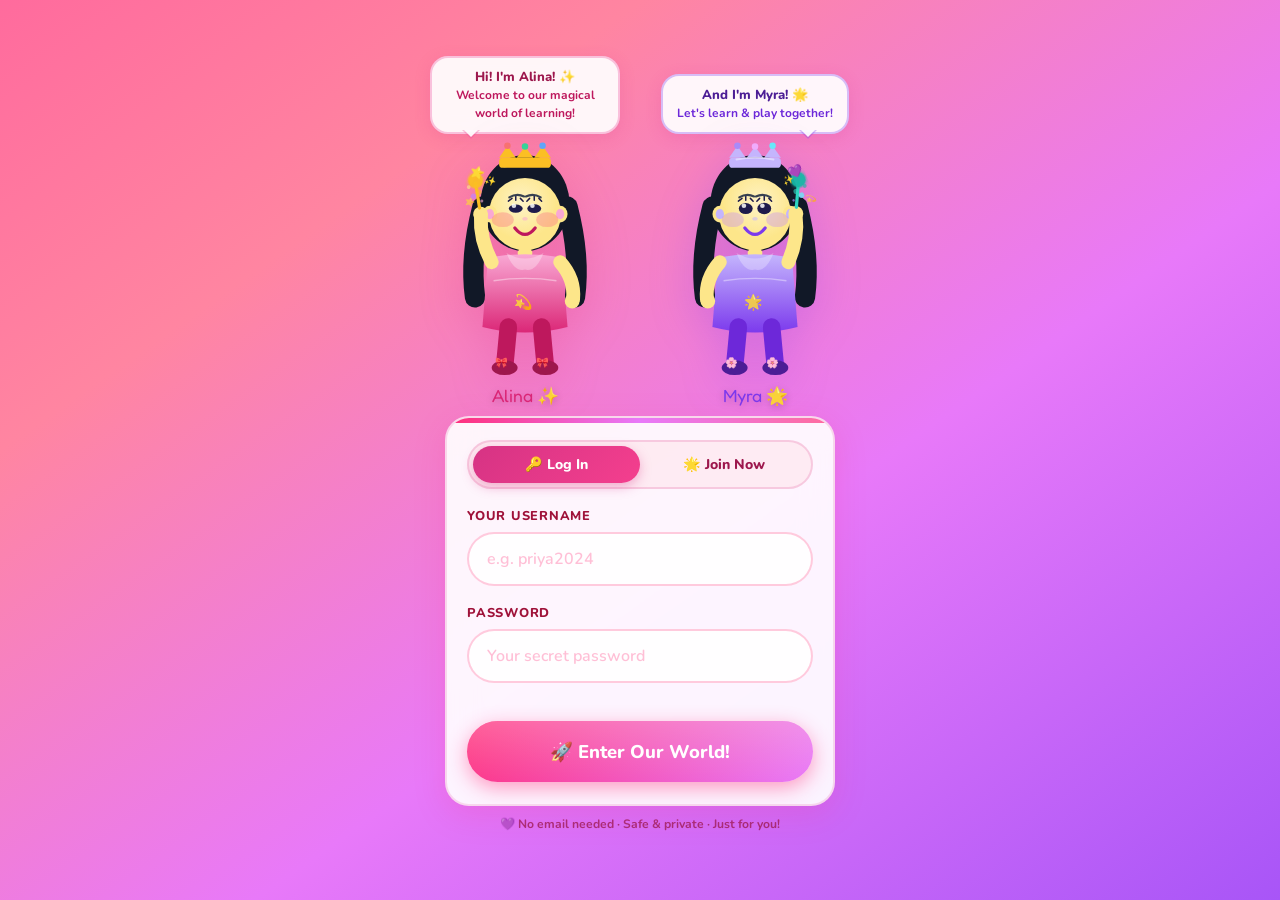
<file: index.html>
<!doctype html>
<html lang="en">
<head>
  <meta charset="utf-8"/>
  <meta name="viewport" content="width=device-width, initial-scale=1"/>
  <title>Kids Play ✨ — Alina & Myra's Magical World</title>
  <link rel="preconnect" href="https://fonts.googleapis.com"/>
  <link href="https://fonts.googleapis.com/css2?family=Fredoka+One&family=Nunito:wght@400;600;700;800;900&display=swap" rel="stylesheet"/>
  <link rel="stylesheet" href="css/style.css"/>
  <style>
    /* Rain */
    .rain-wrap { position:fixed; inset:0; pointer-events:none; z-index:0; overflow:hidden; }
    .rdrop { position:absolute; border-radius:0 0 3px 3px; animation:rfall linear infinite; top:-30px; }
    @keyframes rfall { 0%{transform:translateY(0) rotate(10deg);opacity:0} 8%{opacity:1} 92%{opacity:.8} 100%{transform:translateY(110vh) rotate(10deg);opacity:0} }

    /* Page */
    .luna-page { min-height:100vh; display:flex; flex-direction:column; align-items:center; justify-content:center; padding:16px 12px 28px; position:relative; z-index:1; gap:0; }

    /* Duo section */
    .duo-row { display:flex; align-items:flex-end; justify-content:center; gap:10px; width:100%; max-width:520px; }

    /* Character column */
    .char-col { display:flex; flex-direction:column; align-items:center; gap:0; flex:1; max-width:220px; }

    /* Speech bubble */
    .bubble { background:rgba(255,255,255,0.93); border-radius:18px; padding:10px 14px; font-family:"Nunito",sans-serif; font-size:0.82rem; font-weight:800; max-width:190px; text-align:center; box-shadow:0 4px 16px rgba(214,51,132,0.18); backdrop-filter:blur(8px); position:relative; margin-bottom:6px; animation:bpop 0.6s cubic-bezier(0.34,1.6,0.64,1) both; }
    .bubble-a { border:2.5px solid rgba(236,72,153,0.3); color:#9d174d; animation-delay:0.4s; }
    .bubble-a::after { content:""; position:absolute; bottom:-16px; left:30px; border:9px solid transparent; border-top-color:rgba(236,72,153,0.3); }
    .bubble-a::before { content:""; position:absolute; bottom:-12px; left:32px; border:7px solid transparent; border-top-color:rgba(255,255,255,0.93); z-index:1; }
    .bubble-m { border:2.5px solid rgba(124,58,237,0.3); color:#4c1d95; animation-delay:0.9s; opacity:0; }
    .bubble-m.show { opacity:1; }
    .bubble-m::after { content:""; position:absolute; bottom:-16px; right:30px; border:9px solid transparent; border-top-color:rgba(124,58,237,0.3); }
    .bubble-m::before { content:""; position:absolute; bottom:-12px; right:32px; border:7px solid transparent; border-top-color:rgba(255,255,255,0.93); z-index:1; }
    @keyframes bpop { from{transform:scale(0.4) translateY(8px);opacity:0} to{transform:scale(1) translateY(0);opacity:1} }

    /* Character float */
    .char-float { animation:cfloat 3.2s ease-in-out infinite; filter:drop-shadow(0 10px 20px rgba(214,51,132,0.25)); }
    .char-float-2 { animation:cfloat2 3.6s ease-in-out infinite; filter:drop-shadow(0 10px 20px rgba(124,58,237,0.25)); }
    @keyframes cfloat  { 0%,100%{transform:translateY(0)} 50%{transform:translateY(-13px)} }
    @keyframes cfloat2 { 0%,100%{transform:translateY(-4px)} 50%{transform:translateY(-17px)} }

    /* Name tag */
    .char-name { font-family:"Fredoka One",cursive; font-size:1.1rem; margin-top:2px; }
    .name-a { color:#db2777; }
    .name-m { color:#7c3aed; }

    /* Login card */
    .login-wrap { max-width:390px; width:100%; margin-top:10px; }
    .card { background:rgba(255,255,255,0.92)!important; border:2px solid rgba(214,51,132,0.15)!important; backdrop-filter:blur(16px)!important; padding:22px 20px!important; }
    .login-tabs { display:flex; background:rgba(253,228,236,0.6); border-radius:999px; padding:4px; margin-bottom:18px; border:2px solid rgba(214,51,132,0.18); }
    .login-tab { flex:1; padding:9px; text-align:center; border-radius:999px; font-weight:800; font-size:0.88rem; cursor:pointer; color:#9d174d; transition:all 0.2s; border:none; background:transparent; font-family:"Nunito",sans-serif; }
    .login-tab.active { background:linear-gradient(135deg,#d63384,#f43f8e); color:#fff; box-shadow:0 4px 12px rgba(214,51,132,0.35); }
    .avatar-picker-grid { display:grid; grid-template-columns:repeat(4,1fr); gap:8px; margin:10px 0 14px; }
    .avatar-option { aspect-ratio:1; border-radius:12px; display:flex; flex-direction:column; align-items:center; justify-content:center; gap:3px; cursor:pointer; border:3px solid transparent; transition:all 0.18s; background:rgba(255,255,255,0.8); box-shadow:0 2px 8px rgba(0,0,0,0.07); }
    .avatar-option:hover,.avatar-option.selected { transform:scale(1.08); border-color:#d63384; box-shadow:0 0 0 3px rgba(214,51,132,0.2); }
    .av-emoji { font-size:1.6rem; }
    .av-label { font-size:0.55rem; font-weight:800; color:#9d174d; text-align:center; line-height:1.2; }
    .footer-note { text-align:center; font-size:0.76rem; color:#9d174d; margin-top:10px; font-weight:700; opacity:0.75; }

    @media(max-width:400px) {
      .duo-row { gap:4px; }
      .bubble { font-size:0.72rem; padding:8px 10px; }
      .char-col { max-width:170px; }
    }
  </style>
</head>
<body>

<div class="rain-wrap" id="rain"></div>

<div class="luna-page">

  <!-- ALINA & MYRA DUO -->
  <div class="duo-row">

    <!-- ALINA (left) -->
    <div class="char-col">
      <div class="bubble bubble-a">
        Hi! I'm Alina! ✨<br>
        <span style="font-size:0.75rem;font-weight:700;color:#be185d;">Welcome to our magical world of learning!</span>
      </div>
      <div class="char-float">
        <svg viewBox="0 0 160 256" width="148" height="237" xmlns="http://www.w3.org/2000/svg">
          <defs>
            <linearGradient id="adress" x1="0" y1="0" x2="0" y2="1">
              <stop offset="0%" stop-color="#f9a8d4"/>
              <stop offset="100%" stop-color="#db2777"/>
            </linearGradient>
            <radialGradient id="aface" cx="45%" cy="35%">
              <stop offset="0%" stop-color="#fef3c7"/>
              <stop offset="100%" stop-color="#fde68a"/>
            </radialGradient>
            <filter id="ag">
              <feGaussianBlur stdDeviation="2.5" result="b"/>
              <feMerge><feMergeNode in="b"/><feMergeNode in="SourceGraphic"/></feMerge>
            </filter>
          </defs>

          <!-- Black hair back -->
          <ellipse cx="80" cy="68" rx="48" ry="52" fill="#111827"/>
          <path d="M34 72 Q20 126 26 170" stroke="#111827" stroke-width="22" stroke-linecap="round" fill="none"/>
          <path d="M126 72 Q140 126 134 170" stroke="#111827" stroke-width="22" stroke-linecap="round" fill="none"/>
          <!-- Hair shine -->
          <path d="M58 28 Q80 20 100 26" stroke="rgba(255,255,255,0.18)" stroke-width="4" stroke-linecap="round" fill="none"/>

          <!-- Gold Crown -->
          <g transform="translate(52,6)">
            <rect x="0" y="13" width="56" height="11" rx="4" fill="#fbbf24"/>
            <polygon points="0,13 9,0 18,13" fill="#fbbf24"/>
            <polygon points="19,13 28,1 37,13" fill="#fbbf24"/>
            <polygon points="38,13 47,0 56,13" fill="#fbbf24"/>
            <circle cx="9" cy="0" r="3.5" fill="#f87171"/>
            <circle cx="28" cy="1" r="3.5" fill="#34d399"/>
            <circle cx="47" cy="0" r="3.5" fill="#60a5fa"/>
          </g>

          <!-- Face -->
          <circle cx="80" cy="80" r="39" fill="url(#aface)"/>
          <!-- Ears -->
          <ellipse cx="42" cy="80" rx="8" ry="9" fill="#fde68a"/><ellipse cx="42" cy="80" rx="4.5" ry="5.5" fill="#f9a8d4"/>
          <ellipse cx="118" cy="80" rx="8" ry="9" fill="#fde68a"/><ellipse cx="118" cy="80" rx="4.5" ry="5.5" fill="#f9a8d4"/>
          <!-- Brows -->
          <path d="M63 62 Q71 57 79 61" stroke="#374151" stroke-width="2.2" stroke-linecap="round" fill="none"/>
          <path d="M81 61 Q89 57 97 62" stroke="#374151" stroke-width="2.2" stroke-linecap="round" fill="none"/>
          <!-- Left eye -->
          <ellipse cx="70" cy="74" rx="7.5" ry="8.5" fill="#1e1b4b"><animate attributeName="ry" values="8.5;1;8.5" dur="4s" repeatCount="indefinite"/></ellipse>
          <ellipse cx="68" cy="71" rx="2.5" ry="2.5" fill="white" opacity="0.85"/>
          <line x1="62" y1="66" x2="66" y2="63" stroke="#1e1b4b" stroke-width="1.6" stroke-linecap="round"/>
          <line x1="70" y1="65" x2="70" y2="61" stroke="#1e1b4b" stroke-width="1.6" stroke-linecap="round"/>
          <line x1="78" y1="66" x2="75" y2="63" stroke="#1e1b4b" stroke-width="1.6" stroke-linecap="round"/>
          <!-- Right eye -->
          <ellipse cx="90" cy="74" rx="7.5" ry="8.5" fill="#1e1b4b"><animate attributeName="ry" values="8.5;1;8.5" dur="4s" repeatCount="indefinite" begin="0.08s"/></ellipse>
          <ellipse cx="88" cy="71" rx="2.5" ry="2.5" fill="white" opacity="0.85"/>
          <line x1="82" y1="66" x2="85" y2="63" stroke="#1e1b4b" stroke-width="1.6" stroke-linecap="round"/>
          <line x1="90" y1="65" x2="90" y2="61" stroke="#1e1b4b" stroke-width="1.6" stroke-linecap="round"/>
          <line x1="98" y1="66" x2="95" y2="63" stroke="#1e1b4b" stroke-width="1.6" stroke-linecap="round"/>
          <!-- Cheeks -->
          <ellipse cx="56" cy="86" rx="12" ry="8" fill="#fb7185" opacity="0.38"/>
          <ellipse cx="104" cy="86" rx="12" ry="8" fill="#fb7185" opacity="0.38"/>
          <!-- Nose -->
          <ellipse cx="80" cy="85" rx="3" ry="2" fill="#f9a8d4" opacity="0.55"/>
          <!-- Smile -->
          <path d="M69 95 Q80 109 91 95" fill="none" stroke="#be185d" stroke-width="3.5" stroke-linecap="round"/>

          <!-- Neck -->
          <rect x="72" y="117" width="16" height="10" rx="6" fill="#fde68a"/>
          <!-- Dress -->
          <path d="M40 127 Q80 120 120 127 L126 202 Q80 214 34 202 Z" fill="url(#adress)"/>
          <path d="M60 122 Q80 134 100 122 Q92 143 80 140 Q68 143 60 122Z" fill="rgba(255,255,255,0.3)"/>
          <path d="M46 152 Q80 147 114 152" stroke="rgba(255,255,255,0.4)" stroke-width="1.5" fill="none"/>
          <text x="68" y="180" font-size="16" opacity="0.85" fill="white">💫</text>

          <!-- Right arm (relaxed) -->
          <path d="M118 132 Q134 150 132 172" stroke="#fde68a" stroke-width="15" stroke-linecap="round" fill="none"/>
          <circle cx="131" cy="174" r="8" fill="#fde68a"/>

          <!-- LEFT ARM waves with GOLD STAR WAND -->
          <g id="alina-wave">
            <animateTransform attributeName="transform" type="rotate" values="0,44,132; 22,44,132; -6,44,132; 22,44,132; 0,44,132" dur="1.35s" repeatCount="indefinite"/>
            <!-- Arm -->
            <path d="M44 132 Q24 112 18 88" stroke="#fde68a" stroke-width="15" stroke-linecap="round" fill="none"/>
            <circle cx="17" cy="86" r="8" fill="#fde68a"/>
            <!-- Wand stick -->
            <line x1="14" y1="80" x2="2" y2="56" stroke="#fbbf24" stroke-width="3.5" stroke-linecap="round"/>
            <!-- Wand star tip -->
            <circle cx="1" cy="53" r="8" fill="#fbbf24" filter="url(#ag)" opacity="0.95"/>
            <text x="-8" y="48" font-size="13">⭐</text>
            <!-- STAR TRAIL -->
            <circle cx="8" cy="64" r="5" fill="#fbbf24">
              <animate attributeName="opacity" values="0;1;0" dur="1.35s" begin="0.1s" repeatCount="indefinite"/>
              <animate attributeName="r" values="5;1.5;5" dur="1.35s" begin="0.1s" repeatCount="indefinite"/>
            </circle>
            <circle cx="14" cy="72" r="3.5" fill="#f9a8d4">
              <animate attributeName="opacity" values="0;0.9;0" dur="1.35s" begin="0.2s" repeatCount="indefinite"/>
              <animate attributeName="r" values="3.5;0.8;3.5" dur="1.35s" begin="0.2s" repeatCount="indefinite"/>
            </circle>
            <circle cx="4" cy="70" r="3" fill="#c084fc">
              <animate attributeName="opacity" values="0;0.8;0" dur="1.35s" begin="0.3s" repeatCount="indefinite"/>
            </circle>
            <text x="10" y="52" font-size="10" fill="#fbbf24" opacity="0">✨<animate attributeName="opacity" values="0;1;0" dur="1.35s" begin="0.4s" repeatCount="indefinite"/></text>
            <text x="-4" y="80" font-size="9" fill="#f9a8d4" opacity="0">⭐<animate attributeName="opacity" values="0;1;0" dur="1.35s" begin="0.65s" repeatCount="indefinite"/></text>
            <circle cx="-4" cy="62" r="2" fill="#fde68a">
              <animate attributeName="opacity" values="0;0.7;0" dur="1.35s" begin="0.5s" repeatCount="indefinite"/>
            </circle>
          </g>

          <!-- Legs -->
          <path d="M62 202 Q60 224 58 244" stroke="#be185d" stroke-width="19" stroke-linecap="round" fill="none"/>
          <path d="M98 202 Q100 224 102 244" stroke="#be185d" stroke-width="19" stroke-linecap="round" fill="none"/>
          <ellipse cx="58" cy="246" rx="14" ry="8" fill="#9d174d"/>
          <ellipse cx="102" cy="246" rx="14" ry="8" fill="#9d174d"/>
          <text x="48" y="244" font-size="11">🎀</text>
          <text x="92" y="244" font-size="11">🎀</text>
        </svg>
      </div>
      <div class="char-name name-a">Alina ✨</div>
    </div>

    <!-- MYRA (right) -->
    <div class="char-col">
      <div class="bubble bubble-m" id="myra-bubble">
        And I'm Myra! 🌟<br>
        <span style="font-size:0.75rem;font-weight:700;color:#6d28d9;">Let's learn & play together!</span>
      </div>
      <div class="char-float-2">
        <svg viewBox="0 0 160 256" width="148" height="237" xmlns="http://www.w3.org/2000/svg">
          <defs>
            <linearGradient id="mdress" x1="0" y1="0" x2="0" y2="1">
              <stop offset="0%" stop-color="#c4b5fd"/>
              <stop offset="100%" stop-color="#7c3aed"/>
            </linearGradient>
            <radialGradient id="mface" cx="55%" cy="35%">
              <stop offset="0%" stop-color="#fef3c7"/>
              <stop offset="100%" stop-color="#fde68a"/>
            </radialGradient>
            <filter id="mg">
              <feGaussianBlur stdDeviation="2.5" result="b"/>
              <feMerge><feMergeNode in="b"/><feMergeNode in="SourceGraphic"/></feMerge>
            </filter>
          </defs>

          <!-- Black hair back -->
          <ellipse cx="80" cy="68" rx="48" ry="52" fill="#111827"/>
          <path d="M34 72 Q20 126 26 170" stroke="#111827" stroke-width="22" stroke-linecap="round" fill="none"/>
          <path d="M126 72 Q140 126 134 170" stroke="#111827" stroke-width="22" stroke-linecap="round" fill="none"/>
          <!-- Hair shine -->
          <path d="M55 28 Q80 19 105 26" stroke="rgba(255,255,255,0.18)" stroke-width="4" stroke-linecap="round" fill="none"/>

          <!-- Silver/Purple Crown for Myra -->
          <g transform="translate(52,6)">
            <rect x="0" y="13" width="56" height="11" rx="4" fill="#c4b5fd"/>
            <polygon points="0,13 9,0 18,13" fill="#c4b5fd"/>
            <polygon points="19,13 28,1 37,13" fill="#c4b5fd"/>
            <polygon points="38,13 47,0 56,13" fill="#c4b5fd"/>
            <circle cx="9" cy="0" r="3.5" fill="#a78bfa"/>
            <circle cx="28" cy="1" r="3.5" fill="#f0abfc"/>
            <circle cx="47" cy="0" r="3.5" fill="#67e8f9"/>
            <!-- Crown shine -->
            <path d="M8 15 Q28 11 48 15" stroke="rgba(255,255,255,0.45)" stroke-width="2" stroke-linecap="round" fill="none"/>
          </g>

          <!-- Face -->
          <circle cx="80" cy="80" r="39" fill="url(#mface)"/>
          <!-- Ears -->
          <ellipse cx="42" cy="80" rx="8" ry="9" fill="#fde68a"/><ellipse cx="42" cy="80" rx="4.5" ry="5.5" fill="#c4b5fd"/>
          <ellipse cx="118" cy="80" rx="8" ry="9" fill="#fde68a"/><ellipse cx="118" cy="80" rx="4.5" ry="5.5" fill="#c4b5fd"/>
          <!-- Brows -->
          <path d="M63 62 Q71 57 79 61" stroke="#374151" stroke-width="2.2" stroke-linecap="round" fill="none"/>
          <path d="M81 61 Q89 57 97 62" stroke="#374151" stroke-width="2.2" stroke-linecap="round" fill="none"/>
          <!-- Left eye -->
          <ellipse cx="70" cy="74" rx="7.5" ry="8.5" fill="#1e1b4b"><animate attributeName="ry" values="8.5;1;8.5" dur="4.5s" repeatCount="indefinite" begin="0.3s"/></ellipse>
          <ellipse cx="68" cy="71" rx="2.5" ry="2.5" fill="white" opacity="0.85"/>
          <line x1="62" y1="66" x2="66" y2="63" stroke="#1e1b4b" stroke-width="1.6" stroke-linecap="round"/>
          <line x1="70" y1="65" x2="70" y2="61" stroke="#1e1b4b" stroke-width="1.6" stroke-linecap="round"/>
          <line x1="78" y1="66" x2="75" y2="63" stroke="#1e1b4b" stroke-width="1.6" stroke-linecap="round"/>
          <!-- Right eye -->
          <ellipse cx="90" cy="74" rx="7.5" ry="8.5" fill="#1e1b4b"><animate attributeName="ry" values="8.5;1;8.5" dur="4.5s" repeatCount="indefinite" begin="0.38s"/></ellipse>
          <ellipse cx="88" cy="71" rx="2.5" ry="2.5" fill="white" opacity="0.85"/>
          <line x1="82" y1="66" x2="85" y2="63" stroke="#1e1b4b" stroke-width="1.6" stroke-linecap="round"/>
          <line x1="90" y1="65" x2="90" y2="61" stroke="#1e1b4b" stroke-width="1.6" stroke-linecap="round"/>
          <line x1="98" y1="66" x2="95" y2="63" stroke="#1e1b4b" stroke-width="1.6" stroke-linecap="round"/>
          <!-- Cheeks -->
          <ellipse cx="56" cy="86" rx="12" ry="8" fill="#c084fc" opacity="0.35"/>
          <ellipse cx="104" cy="86" rx="12" ry="8" fill="#c084fc" opacity="0.35"/>
          <!-- Nose -->
          <ellipse cx="80" cy="85" rx="3" ry="2" fill="#c4b5fd" opacity="0.55"/>
          <!-- Smile -->
          <path d="M69 95 Q80 109 91 95" fill="none" stroke="#7c3aed" stroke-width="3.5" stroke-linecap="round"/>

          <!-- Neck -->
          <rect x="72" y="117" width="16" height="10" rx="6" fill="#fde68a"/>
          <!-- Dress -->
          <path d="M40 127 Q80 120 120 127 L126 202 Q80 214 34 202 Z" fill="url(#mdress)"/>
          <path d="M60 122 Q80 134 100 122 Q92 143 80 140 Q68 143 60 122Z" fill="rgba(255,255,255,0.28)"/>
          <path d="M46 152 Q80 147 114 152" stroke="rgba(255,255,255,0.38)" stroke-width="1.5" fill="none"/>
          <text x="68" y="180" font-size="16" opacity="0.85" fill="white">🌟</text>

          <!-- Left arm (relaxed) -->
          <path d="M42 132 Q26 150 28 172" stroke="#fde68a" stroke-width="15" stroke-linecap="round" fill="none"/>
          <circle cx="29" cy="174" r="8" fill="#fde68a"/>

          <!-- RIGHT ARM waves with TEAL HEART WAND -->
          <g id="myra-wave">
            <animateTransform attributeName="transform" type="rotate" values="0,116,132; -22,116,132; 6,116,132; -22,116,132; 0,116,132" dur="1.45s" repeatCount="indefinite"/>
            <!-- Arm -->
            <path d="M116 132 Q136 112 142 88" stroke="#fde68a" stroke-width="15" stroke-linecap="round" fill="none"/>
            <circle cx="143" cy="86" r="8" fill="#fde68a"/>
            <!-- Wand stick - TEAL -->
            <line x1="146" y1="80" x2="158" y2="56" stroke="#2dd4bf" stroke-width="3.5" stroke-linecap="round"/>
            <!-- Wand heart tip -->
            <circle cx="159" cy="53" r="8" fill="#14b8a6" filter="url(#mg)" opacity="0.95"/>
            <text x="151" y="48" font-size="13">💜</text>
            <!-- HEART / CIRCLE TRAIL - teal & purple -->
            <circle cx="152" cy="64" r="5" fill="#2dd4bf">
              <animate attributeName="opacity" values="0;1;0" dur="1.45s" begin="0.1s" repeatCount="indefinite"/>
              <animate attributeName="r" values="5;1.5;5" dur="1.45s" begin="0.1s" repeatCount="indefinite"/>
            </circle>
            <circle cx="146" cy="72" r="3.5" fill="#a78bfa">
              <animate attributeName="opacity" values="0;0.9;0" dur="1.45s" begin="0.22s" repeatCount="indefinite"/>
              <animate attributeName="r" values="3.5;0.8;3.5" dur="1.45s" begin="0.22s" repeatCount="indefinite"/>
            </circle>
            <circle cx="156" cy="70" r="3" fill="#67e8f9">
              <animate attributeName="opacity" values="0;0.8;0" dur="1.45s" begin="0.34s" repeatCount="indefinite"/>
            </circle>
            <text x="142" y="53" font-size="10" fill="#2dd4bf" opacity="0">✨<animate attributeName="opacity" values="0;1;0" dur="1.45s" begin="0.4s" repeatCount="indefinite"/></text>
            <text x="158" y="80" font-size="9" fill="#a78bfa" opacity="0">💫<animate attributeName="opacity" values="0;1;0" dur="1.45s" begin="0.62s" repeatCount="indefinite"/></text>
            <circle cx="163" cy="62" r="2" fill="#14b8a6">
              <animate attributeName="opacity" values="0;0.7;0" dur="1.45s" begin="0.5s" repeatCount="indefinite"/>
            </circle>
          </g>

          <!-- Legs -->
          <path d="M62 202 Q60 224 58 244" stroke="#6d28d9" stroke-width="19" stroke-linecap="round" fill="none"/>
          <path d="M98 202 Q100 224 102 244" stroke="#6d28d9" stroke-width="19" stroke-linecap="round" fill="none"/>
          <ellipse cx="58" cy="246" rx="14" ry="8" fill="#4c1d95"/>
          <ellipse cx="102" cy="246" rx="14" ry="8" fill="#4c1d95"/>
          <text x="48" y="244" font-size="11">🌸</text>
          <text x="92" y="244" font-size="11">🌸</text>
        </svg>
      </div>
      <div class="char-name name-m">Myra 🌟</div>
    </div>

  </div><!-- /duo-row -->

  <!-- LOGIN CARD -->
  <div class="login-wrap">
    <div class="card">
      <div class="login-tabs">
        <button class="login-tab active" id="tab-login" onclick="showTab('login')">🔑 Log In</button>
        <button class="login-tab" id="tab-register" onclick="showTab('register')">🌟 Join Now</button>
      </div>

      <div id="form-login">
        <div class="form-group">
          <label class="form-label">Your Username</label>
          <input type="text" id="login-username" class="form-input" placeholder="e.g. priya2024" autocapitalize="none" autocomplete="username"/>
        </div>
        <div class="form-group">
          <label class="form-label">Password</label>
          <input type="password" id="login-password" class="form-input" placeholder="Your secret password" autocomplete="current-password"/>
        </div>
        <p class="form-error" id="login-error"></p>
        <button class="btn btn-primary btn-full btn-lg" id="login-btn" onclick="doLogin()">🚀 Enter Our World!</button>
      </div>

      <div id="form-register" class="hidden">
        <div class="form-group">
          <label class="form-label">Your Name</label>
          <input type="text" id="reg-name" class="form-input" placeholder="e.g. Priya" autocomplete="given-name"/>
        </div>
        <div class="form-group">
          <label class="form-label">Choose a Username</label>
          <input type="text" id="reg-username" class="form-input" placeholder="e.g. priya2024" autocapitalize="none"/>
        </div>
        <div class="form-group">
          <label class="form-label">Your Grade</label>
          <select id="reg-grade" class="form-input">
            <option value="">Select your grade...</option>
            <option value="5">Grade 5</option>
            <option value="6">Grade 6</option>
            <option value="7">Grade 7</option>
            <option value="8">Grade 8</option>
          </select>
        </div>
        <div class="form-group">
          <label class="form-label">Choose Your Avatar ✨</label>
          <div class="avatar-picker-grid" id="avatar-grid"></div>
        </div>
        <div class="form-group">
          <label class="form-label">Password</label>
          <input type="password" id="reg-password" class="form-input" placeholder="At least 6 characters" autocomplete="new-password"/>
        </div>
        <p class="form-error" id="reg-error"></p>
        <button class="btn btn-primary btn-full btn-lg" id="reg-btn" onclick="doRegister()">🌟 Create My Account!</button>
      </div>
    </div>
    <p class="footer-note">💜 No email needed · Safe & private · Just for you!</p>
  </div>
</div>

<script type="module">
  import { login, register, getSession } from "./js/auth.js";
  import { AVATARS, initSparkles } from "./js/avatars.js";

  // Sparkles
  initSparkles(10);

  // Magical rain
  const rain = document.getElementById("rain");
  const rc = ["rgba(244,114,182,.6)","rgba(167,139,250,.5)","rgba(251,191,36,.4)","rgba(196,181,253,.55)","rgba(45,212,191,.4)"];
  for (let i = 0; i < 52; i++) {
    const d = document.createElement("div");
    d.className = "rdrop";
    const len = 10 + Math.random()*14;
    d.style.cssText = `left:${Math.random()*100}%;width:${1+Math.random()*1.4}px;height:${len}px;background:linear-gradient(transparent,${rc[Math.floor(Math.random()*rc.length)]});animation-duration:${1.2+Math.random()*2}s;animation-delay:${Math.random()*3}s;`;
    rain.appendChild(d);
  }
  // Sparkle drops
  for (let i = 0; i < 10; i++) {
    const s = document.createElement("div");
    s.className = "rdrop";
    s.textContent = ["✨","💜","⭐","🌸","💎"][Math.floor(Math.random()*5)];
    s.style.cssText = `left:${Math.random()*100}%;font-size:${0.55+Math.random()*0.45}rem;width:auto;height:auto;background:none;animation-duration:${2+Math.random()*2.5}s;animation-delay:${Math.random()*4}s;`;
    rain.appendChild(s);
  }

  // Myra's bubble pops in later
  setTimeout(() => document.getElementById("myra-bubble").classList.add("show"), 1500);

  // Avatar picker
  let selectedAvatar = "star_princess";
  const grid = document.getElementById("avatar-grid");
  AVATARS.forEach(av => {
    const div = document.createElement("div");
    div.className = "avatar-option" + (av.id === selectedAvatar ? " selected" : "");
    div.style.background = av.gradient;
    div.innerHTML = `<span class="av-emoji">${av.emoji}</span><span class="av-label">${av.label}</span>`;
    div.addEventListener("click", () => {
      document.querySelectorAll(".avatar-option").forEach(o => o.classList.remove("selected"));
      div.classList.add("selected");
      selectedAvatar = av.id;
    });
    grid.appendChild(div);
  });

  // Redirect if already logged in
  (async () => {
    const s = await getSession();
    if (s) window.location.href = "pages/dashboard.html";
  })();

  window.showTab = t => {
    document.getElementById("form-login").classList.toggle("hidden", t !== "login");
    document.getElementById("form-register").classList.toggle("hidden", t !== "register");
    document.getElementById("tab-login").classList.toggle("active", t === "login");
    document.getElementById("tab-register").classList.toggle("active", t === "register");
    document.getElementById("login-error").textContent = "";
    document.getElementById("reg-error").textContent = "";
  };

  window.doLogin = async () => {
    const u = document.getElementById("login-username").value.trim();
    const p = document.getElementById("login-password").value;
    const e = document.getElementById("login-error");
    const b = document.getElementById("login-btn");
    if (!u||!p){e.textContent="Please fill in both fields! 🌸";return;}
    b.disabled=true; b.textContent="Opening your world... ✨"; e.textContent="";
    try { await login({username:u,password:p}); window.location.href="pages/dashboard.html"; }
    catch { e.textContent="Wrong username or password. Try again! 💜"; b.disabled=false; b.innerHTML="🚀 Enter Our World!"; }
  };

  window.doRegister = async () => {
    const n=document.getElementById("reg-name").value.trim();
    const u=document.getElementById("reg-username").value.trim().toLowerCase();
    const g=Number(document.getElementById("reg-grade").value);
    const p=document.getElementById("reg-password").value;
    const e=document.getElementById("reg-error");
    const b=document.getElementById("reg-btn");
    if(!n){e.textContent="Please enter your name! 🌸";return;}
    if(!u||!/^[a-z0-9_]+$/.test(u)){e.textContent="Username: letters, numbers and _ only!";return;}
    if(!g){e.textContent="Please select your grade! 📚";return;}
    if(p.length<6){e.textContent="Password needs at least 6 characters! 🔒";return;}
    b.disabled=true; b.textContent="Creating your world... 🌟"; e.textContent="";
    try { await register({username:u,displayName:n,password:p,gradeId:g,avatarType:selectedAvatar}); window.location.href="pages/dashboard.html"; }
    catch(err){
      console.error("Registration error:", err);
      if(err.message?.includes("already registered") || err.message?.includes("already been registered")) e.textContent="That username is already taken! Try another one 💜";
      else if(err.message?.includes("Password")) e.textContent="Password must be at least 6 characters 🔒";
      else e.textContent="Could not create account: " + (err.message || "Unknown error") + " — try again 💜";
      b.disabled=false; b.innerHTML="🌟 Create My Account!";
    }
  };

  document.addEventListener("keydown", e => {
    if(e.key!=="Enter")return;
    if(!document.getElementById("form-login").classList.contains("hidden")) window.doLogin();
    else window.doRegister();
  });
</script>
</body>
</html>
</file>
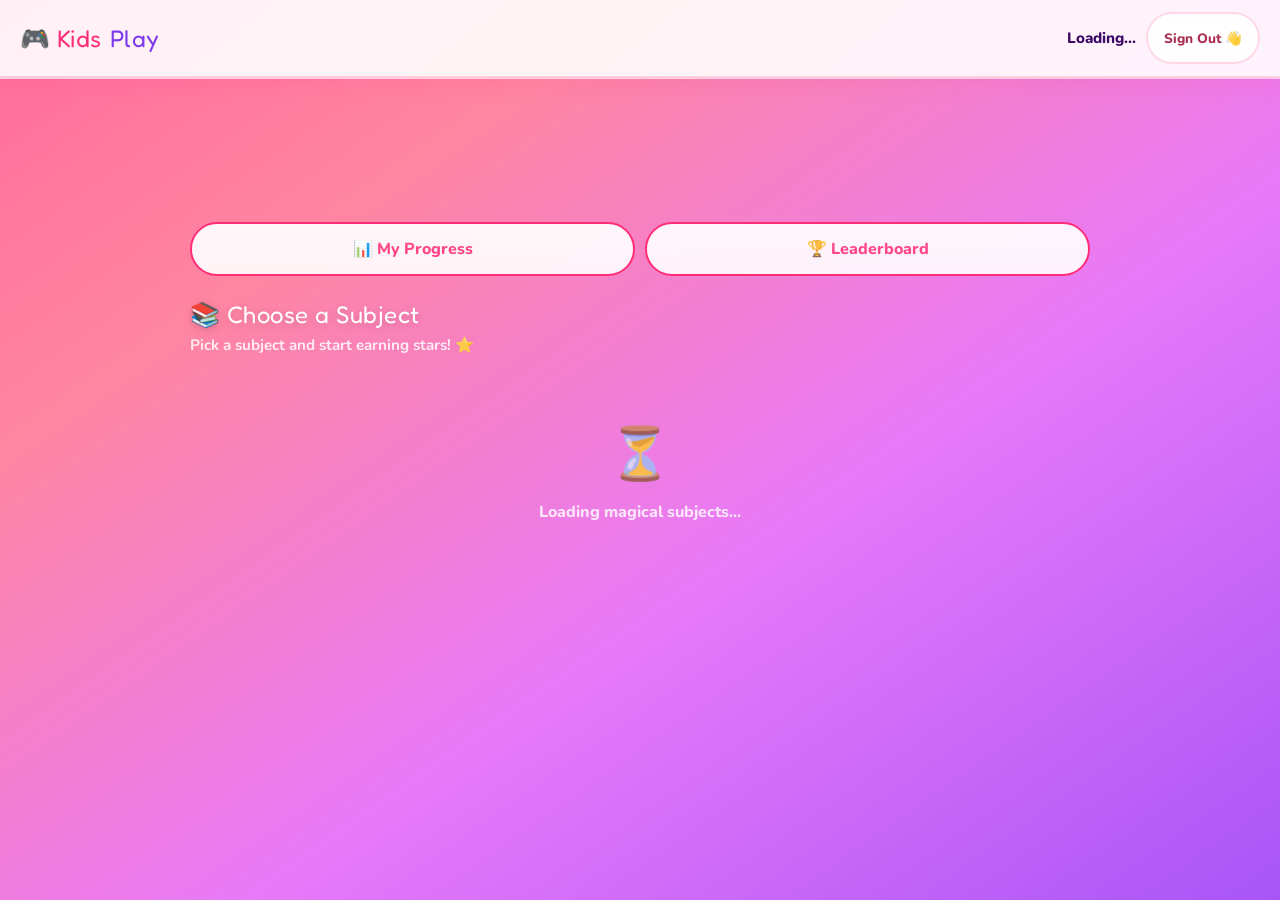
<file: pages/dashboard.html>
<!doctype html>
<html lang="en">
<head>
  <meta charset="utf-8"/>
  <meta name="viewport" content="width=device-width, initial-scale=1"/>
  <title>Kids Play ✨ — Choose a Subject</title>
  <link rel="preconnect" href="https://fonts.googleapis.com"/>
  <link href="https://fonts.googleapis.com/css2?family=Fredoka+One&family=Nunito:wght@400;600;700;800;900&display=swap" rel="stylesheet"/>
  <link rel="stylesheet" href="../css/style.css"/>
</head>
<body>

<header class="kp-header">
  <a href="dashboard.html" class="kp-logo">🎮 Kids<span class="logo-dot">Play</span></a>
  <div class="kp-header-right">
    <div id="header-avatar-wrap"></div>
    <span class="kp-username" id="header-name">Loading...</span>
    <button class="btn btn-ghost" style="padding:8px 16px; font-size:0.85rem;" onclick="doLogout()">Sign Out 👋</button>
  </div>
</header>

<div class="page-wrap">

  <!-- Welcome banner -->
  <div class="welcome-banner" id="welcome-banner" style="opacity:0; transition:opacity 0.5s;">
    <div id="welcome-avatar" style="font-size:3rem; flex-shrink:0;"></div>
    <div>
      <div style="font-family:'Fredoka One',cursive; font-size:1.4rem;" id="welcome-text">Hi there! 👋</div>
      <div style="font-size:0.9rem; opacity:0.88; font-weight:700;" id="welcome-grade">Loading your profile...</div>
    </div>
    <div style="margin-left:auto; text-align:right; flex-shrink:0;">
      <div style="font-family:'Fredoka One',cursive; font-size:1.8rem;" id="total-score">0</div>
      <div style="font-size:0.75rem; opacity:0.85; font-weight:700;">Total Points ⭐</div>
    </div>
  </div>

  <!-- Quick nav buttons -->
  <div style="display:flex; gap:10px; margin-bottom:24px; flex-wrap:wrap;">
    <a href="progress.html" class="btn btn-outline" style="flex:1; min-width:140px; justify-content:center;">
      📊 My Progress
    </a>
    <a href="leaderboard.html" class="btn btn-outline" style="flex:1; min-width:140px; justify-content:center;">
      🏆 Leaderboard
    </a>
  </div>

  <!-- Subject section -->
  <div id="subject-section">
    <div class="section-title">📚 Choose a Subject</div>
    <div class="section-sub">Pick a subject and start earning stars! ⭐</div>
    <div class="subject-grid" id="subject-grid">
      <div class="empty-state" style="grid-column:1/-1">
        <div class="empty-state-emoji">⏳</div>
        <div class="empty-state-text">Loading magical subjects...</div>
      </div>
    </div>
  </div>

  <!-- Topic section -->
  <div id="topic-section" class="hidden">
    <div class="breadcrumb">
      <a href="dashboard.html" style="color:var(--text-muted); text-decoration:none; font-weight:800;">🏠 Home</a>
      <span class="sep">›</span>
      <span id="breadcrumb-subject"></span>
    </div>
    <div class="section-title" id="topic-heading"></div>
    <div class="section-sub">Choose a topic to play! 🎮</div>
    <div class="topic-list" id="topic-list">
      <div class="empty-state">
        <div class="empty-state-emoji">⏳</div>
        <div class="empty-state-text">Loading topics...</div>
      </div>
    </div>
    <button class="btn btn-ghost mt-4" onclick="showSubjects()">← Back to Subjects</button>
  </div>

</div>

<script type="module">
  import { requireAuth } from "../js/guard.js";
  import { logout as authLogout } from "../js/auth.js";
  import { supabase } from "../js/supabase.js";
  import { getAvatar, renderAvatarBadge, initSparkles } from "../js/avatars.js";

  initSparkles(14);

  let profile = null;

  (async () => {
    const auth = await requireAuth();
    if (!auth) return;
    profile = auth.profile;

    // Avatar
    const av = getAvatar(profile.avatar_type || "star_princess");
    document.getElementById("header-avatar-wrap").innerHTML =
      renderAvatarBadge(av.id, 44);
    document.getElementById("header-name").textContent = profile.display_name;
    document.getElementById("welcome-avatar").textContent = av.emoji;

    // Welcome
    const hour = new Date().getHours();
    const greet = hour < 12 ? "Good morning" : hour < 17 ? "Good afternoon" : "Good evening";
    document.getElementById("welcome-text").textContent = `${greet}, ${profile.display_name}! ${av.emoji}`;
    document.getElementById("welcome-grade").textContent =
      `${profile.kp_grades?.name || ""} · Ready to learn and earn stars? 🌟`;
    document.getElementById("total-score").textContent = (profile.total_score || 0).toLocaleString();
    setTimeout(() => { document.getElementById("welcome-banner").style.opacity = "1"; }, 100);

    await loadSubjects();
  })();

  async function loadSubjects() {
    const subjectColors = {
      "Mathematics": "#7c3aed", "Science": "#0891b2",
      "English": "#d63384", "Social Studies": "#f59e0b",
      "Hindi": "#be185d", "Computer Science": "#5b21b6",
    };

    const { data, error } = await supabase
      .from("kp_subjects").select("*").eq("active", true).order("sort_order");

    if (error || !data?.length) {
      document.getElementById("subject-grid").innerHTML = `
        <div class="empty-state" style="grid-column:1/-1">
          <div class="empty-state-emoji">📭</div>
          <div class="empty-state-text">No subjects found yet!</div>
          <p style="font-size:0.82rem; color:var(--text-muted); margin-top:8px; font-weight:700;">
            Please ask your admin to run the seed SQL files (03_seed.sql and 04_questions.sql) in Supabase.
          </p>
        </div>`;
      return;
    }

    const grid = document.getElementById("subject-grid");
    grid.innerHTML = "";
    data.forEach((subject, i) => {
      const color = subjectColors[subject.name] || "#d63384";
      const card = document.createElement("div");
      card.className = "subject-card";
      card.style.setProperty("--subject-color", color);
      card.style.animationDelay = `${i * 0.08}s`;
      card.innerHTML = `
        <div class="subject-emoji">${subject.emoji}</div>
        <div class="subject-name">${subject.name}</div>
      `;
      card.addEventListener("click", () => selectSubject({ ...subject, color }));
      grid.appendChild(card);
    });
  }

  async function selectSubject(subject) {
    document.getElementById("breadcrumb-subject").textContent = subject.name;
    document.getElementById("topic-heading").textContent = `${subject.emoji} ${subject.name}`;
    document.getElementById("subject-section").classList.add("hidden");
    document.getElementById("topic-section").classList.remove("hidden");

    const { data, error } = await supabase
      .from("kp_topics")
      .select("*")
      .eq("subject_id", subject.id)
      .eq("grade_id", profile.grade_id)
      .eq("active", true)
      .order("sort_order");

    const list = document.getElementById("topic-list");
    if (error || !data?.length) {
      list.innerHTML = `<div class="empty-state"><div class="empty-state-emoji">📭</div><div class="empty-state-text">No topics for your grade yet — more coming soon! 🌟</div></div>`;
      return;
    }

    list.innerHTML = "";
    data.forEach(topic => {
      const card = document.createElement("div");
      card.className = "topic-card";
      card.innerHTML = `
        <div class="topic-icon" style="background:${subject.color}22; color:${subject.color}">${subject.emoji}</div>
        <div class="topic-info">
          <div class="topic-name">${topic.name}</div>
          ${topic.description ? `<div class="topic-desc">${topic.description}</div>` : ""}
        </div>
        <div class="topic-arrow">›</div>
      `;
      card.addEventListener("click", () => {
        sessionStorage.setItem("kp_topic",   JSON.stringify(topic));
        sessionStorage.setItem("kp_subject", JSON.stringify(subject));
        window.location.href = "game.html";
      });
      // START PRELOADING the moment the user hovers or touches the card
      card.addEventListener("mouseenter", () => {
        import("../js/engines/questionEngine.js").then(({ questionLoader }) => {
          questionLoader.preload(topic.id, profile.id);
        });
      });
      card.addEventListener("touchstart", () => {
        import("../js/engines/questionEngine.js").then(({ questionLoader }) => {
          questionLoader.preload(topic.id, profile.id);
        });
      }, { passive: true });
      list.appendChild(card);
    });
  }

  window.showSubjects = () => {
    document.getElementById("subject-section").classList.remove("hidden");
    document.getElementById("topic-section").classList.add("hidden");
  };

  window.doLogout = async () => {
    await authLogout();
  };
</script>
</body>
</html>
</file>
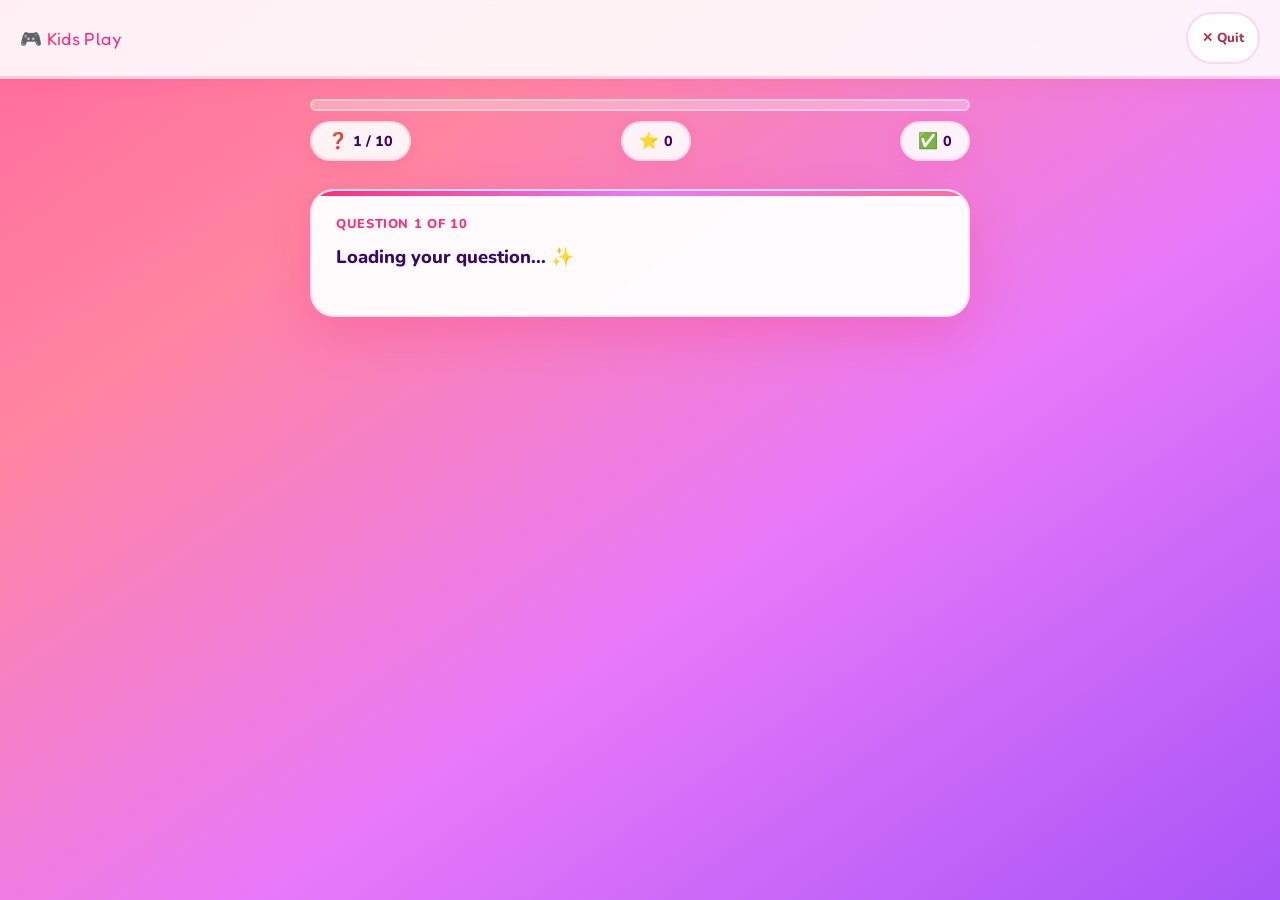
<file: pages/game.html>
<!doctype html>
<html lang="en">
<head>
  <meta charset="utf-8"/>
  <meta name="viewport" content="width=device-width, initial-scale=1"/>
  <title>Kids Play ✨ — Playing!</title>
  <link rel="preconnect" href="https://fonts.googleapis.com"/>
  <link href="https://fonts.googleapis.com/css2?family=Fredoka+One&family=Nunito:wght@400;600;700;800;900&display=swap" rel="stylesheet"/>
  <link rel="stylesheet" href="../css/style.css"/>
</head>
<body>

<header class="kp-header">
  <a href="dashboard.html" class="kp-logo" style="font-size:1.1rem;">🎮 Kids Play</a>
  <div class="kp-header-right">
    <span id="header-topic" style="font-weight:800; color:var(--primary); font-size:0.9rem;"></span>
    <button class="btn btn-ghost" style="padding:7px 14px;font-size:0.82rem;" onclick="if(confirm('Leave the game? Your progress will be lost! 😢')) window.location.href='dashboard.html'">✕ Quit</button>
  </div>
</header>

<div class="game-wrap">

  <div class="game-progress-bar">
    <div class="game-progress-fill" id="progress-fill" style="width:0%"></div>
  </div>

  <div class="game-stats">
    <div class="game-stat"><span class="stat-icon">❓</span><span id="stat-question">1 / 10</span></div>
    <div class="game-stat"><span class="stat-icon">⭐</span><span id="stat-score">0</span></div>
    <div class="game-stat" id="streak-stat" style="display:none"><span class="stat-icon">🔥</span><span id="stat-streak">0</span></div>
    <div class="game-stat"><span class="stat-icon">✅</span><span id="stat-correct">0</span></div>
  </div>

  <!-- Topic illustration panel -->
  <div class="topic-illustration" id="topic-illustration"></div>

  <div class="question-card" id="question-card">
    <div class="question-meta" id="q-meta">Question 1 of 10</div>
    <div class="question-text" id="q-text">Loading your question... ✨</div>
    <div class="options-grid" id="options-grid"></div>
    <div class="feedback-box" id="feedback-box">
      <div class="feedback-title" id="feedback-title"></div>
      <div class="feedback-body" id="feedback-body"></div>
      <div class="feedback-explanation" id="feedback-explanation"></div>
    </div>
  </div>

  <button class="btn btn-primary btn-full btn-lg hidden" id="next-btn" onclick="nextQuestion()">
    Next Question ✨
  </button>

  <div class="empty-state hidden" id="load-state" style="color:white;">
    <div class="empty-state-emoji" id="load-emoji">⏳</div>
    <div class="empty-state-text" id="load-text">Loading your magical questions...</div>
  </div>

</div>

<script type="module">
  import { requireAuth } from "../js/guard.js";
  import { questionLoader, checkAnswer, getCorrectOptionText } from "../js/engines/questionEngine.js";
  import { calculatePoints, updateStreak, buildSessionResult } from "../js/engines/scoringEngine.js";
  import { saveSession, saveAnswers, updateProgress } from "../js/engines/progressEngine.js";
  import { initSparkles } from "../js/avatars.js";
  import { getTopicIllustration } from "../js/topicIllustrations.js";

  initSparkles(8);

  let profile, topic, subject, questions = [];
  let current = 0, score = 0, streak = 0, bestStreak = 0, correctCount = 0;
  let answers = [], answered = false;
  const startTime = {};

  (async () => {
    const auth = await requireAuth();
    if (!auth) return;
    profile = auth.profile;

    topic   = JSON.parse(sessionStorage.getItem("kp_topic")   || "null");
    subject = JSON.parse(sessionStorage.getItem("kp_subject") || "null");
    if (!topic || !subject) { window.location.href = "dashboard.html"; return; }

    document.getElementById("header-topic").textContent = `${subject.emoji} ${topic.name}`;

    // Show topic illustration immediately (no loading needed — it's pure CSS/SVG)
    document.getElementById("topic-illustration").innerHTML = getTopicIllustration(topic.name);

    // Trigger preload if not already started
    questionLoader.preload(topic.id, profile.id);

    showState("loading");

    try {
      // getGameQuestions() returns instantly if preload finished, otherwise waits minimally
      questions = await questionLoader.getGameQuestions();
      if (!questions?.length) throw new Error("No questions found for this topic yet.");
      hideState();
      renderQuestion();
    } catch (err) {
      showState("error", "😅", err.message || "Could not load questions. Try again!");
    }
  })();

  function renderQuestion() {
    const q     = questions[current];
    const total = questions.length;

    document.getElementById("stat-question").textContent = `${current + 1} / ${total}`;
    document.getElementById("stat-score").textContent    = score;
    document.getElementById("stat-streak").textContent   = streak;
    document.getElementById("streak-stat").style.display = streak >= 2 ? "flex" : "none";
    document.getElementById("stat-correct").textContent  = correctCount;
    document.getElementById("progress-fill").style.width = `${(current / total) * 100}%`;
    document.getElementById("q-meta").textContent  = `✨ Question ${current + 1} of ${total}`;
    document.getElementById("q-text").textContent  = q.question_text;

    const fb = document.getElementById("feedback-box");
    fb.classList.remove("show","correct","wrong");
    document.getElementById("next-btn").classList.add("hidden");
    answered = false;
    startTime[current] = Date.now();

    const grid = document.getElementById("options-grid");
    grid.innerHTML = "";
    q.options.forEach(opt => {
      const btn = document.createElement("button");
      btn.className = "option-btn";
      btn.dataset.letter = opt.letter;
      btn.innerHTML = `<span class="option-letter">${opt.letter}</span><span>${opt.option_text}</span>`;
      btn.addEventListener("click", () => handleAnswer(opt.letter));
      grid.appendChild(btn);
    });
  }

  function handleAnswer(selectedLetter) {
    if (answered) return;
    answered = true;

    const q           = questions[current];
    const isCorrect   = checkAnswer(q, selectedLetter);
    const timeTaken   = Math.round((Date.now() - (startTime[current] || Date.now())) / 1000);
    streak            = updateStreak(isCorrect, streak);
    if (streak > bestStreak) bestStreak = streak;
    const points      = calculatePoints(isCorrect, streak);
    score            += points;
    if (isCorrect) correctCount++;

    answers.push({ questionId: q.id, playerAnswer: selectedLetter, isCorrect, pointsEarned: points, timeTaken });

    document.querySelectorAll(".option-btn").forEach(btn => {
      btn.disabled = true;
      if (btn.dataset.letter === q.correct_answer) btn.classList.add("correct");
      else if (btn.dataset.letter === selectedLetter && !isCorrect) btn.classList.add("wrong");
    });

    if (isCorrect) { showScorePop(`+${points}`); burstStars(); }

    showFeedback(q, selectedLetter, isCorrect, points, streak);
    document.getElementById("stat-score").textContent   = score;
    document.getElementById("stat-streak").textContent  = streak;
    document.getElementById("streak-stat").style.display = streak >= 2 ? "flex" : "none";
    document.getElementById("stat-correct").textContent = correctCount;

    const nextBtn = document.getElementById("next-btn");
    nextBtn.classList.remove("hidden");
    nextBtn.innerHTML = current + 1 >= questions.length ? "🏆 See My Results!" : "Next Question ✨";
  }

  function showFeedback(q, selectedLetter, isCorrect, points, newStreak) {
    const fb    = document.getElementById("feedback-box");
    const title = document.getElementById("feedback-title");
    const body  = document.getElementById("feedback-body");
    const expl  = document.getElementById("feedback-explanation");
    fb.classList.remove("correct","wrong");
    fb.classList.add("show", isCorrect ? "correct" : "wrong");
    if (isCorrect) {
      title.className = "feedback-title correct";
      const msgs = ["Brilliant! 🌟","Amazing! ⭐","Fantastic! 💫","Super! 🎉","Wonderful! ✨","Great job! 🌸"];
      const streakMsg = newStreak >= 3 ? ` · 🔥 ${newStreak} in a row!` : "";
      title.innerHTML = `${msgs[Math.floor(Math.random()*msgs.length)]} <span style="font-size:0.85rem;font-weight:700;">+${points} pts${streakMsg}</span>`;
      body.textContent = "";
    } else {
      title.className = "feedback-title wrong";
      title.textContent = ["Not quite! 💜","Almost there! 💜","Keep trying! 💜"][Math.floor(Math.random()*3)];
      const correctText = getCorrectOptionText(q);
      body.innerHTML = `<div style="margin-bottom:4px">The answer was: <strong style="color:var(--correct)">${q.correct_answer}) ${correctText}</strong></div>`;
    }
    expl.textContent = "💡 " + q.explanation;
  }

  window.nextQuestion = async function() {
    current++;
    if (current >= questions.length) await finishGame();
    else { renderQuestion(); window.scrollTo({ top: 0, behavior: "smooth" }); }
  };

  async function finishGame() {
    const result = buildSessionResult({ score, correctCount, incorrectCount: current - correctCount, bestStreak });
    // Save asynchronously — don't block the results screen
    Promise.all([
      saveSession({ playerId: profile.id, topicId: topic.id, result })
        .then(session => session ? Promise.all([
          saveAnswers(session.id, answers),
          updateProgress({ playerId: profile.id, subjectId: subject.id, topicId: topic.id, result }),
        ]) : null),
    ]).catch(err => console.warn("Save error (non-blocking):", err));

    sessionStorage.setItem("kp_result", JSON.stringify({
      ...result, topicName: topic.name, subjectName: subject.name,
      subjectEmoji: subject.emoji, avatarType: profile.avatar_type, displayName: profile.display_name,
    }));
    window.location.href = "results.html";
  }

  function showScorePop(text) {
    const el = document.createElement("div");
    el.className = "score-pop";
    el.textContent = text;
    el.style.cssText = `left:${35+Math.random()*30}%;bottom:${30+Math.random()*15}%;`;
    document.body.appendChild(el);
    setTimeout(() => el.remove(), 1250);
  }

  function burstStars() {
    const emojis = ["⭐","✨","🌟","💫","🎉","🌸","💜"];
    for (let i = 0; i < 7; i++) {
      setTimeout(() => {
        const el = document.createElement("div");
        el.style.cssText = `position:fixed;pointer-events:none;z-index:999;font-size:${0.9+Math.random()*0.6}rem;left:${20+Math.random()*60}%;top:${20+Math.random()*50}%;animation:confettiFall ${0.7+Math.random()*0.6}s ease-out forwards;`;
        el.textContent = emojis[Math.floor(Math.random()*emojis.length)];
        document.body.appendChild(el);
        setTimeout(() => el.remove(), 1200);
      }, i * 70);
    }
  }

  function showState(type, emoji, text) {
    document.getElementById("question-card").classList.add("hidden");
    document.getElementById("topic-illustration").classList.add("hidden");
    const el = document.getElementById("load-state");
    el.classList.remove("hidden");
    document.getElementById("load-emoji").textContent = type==="loading" ? "⏳" : (emoji||"😅");
    document.getElementById("load-text").textContent  = type==="loading" ? "Loading your magical questions..." : (text||"Something went wrong.");
  }
  function hideState() {
    document.getElementById("question-card").classList.remove("hidden");
    document.getElementById("topic-illustration").classList.remove("hidden");
    document.getElementById("load-state").classList.add("hidden");
  }
</script>
</body>
</html>
</file>
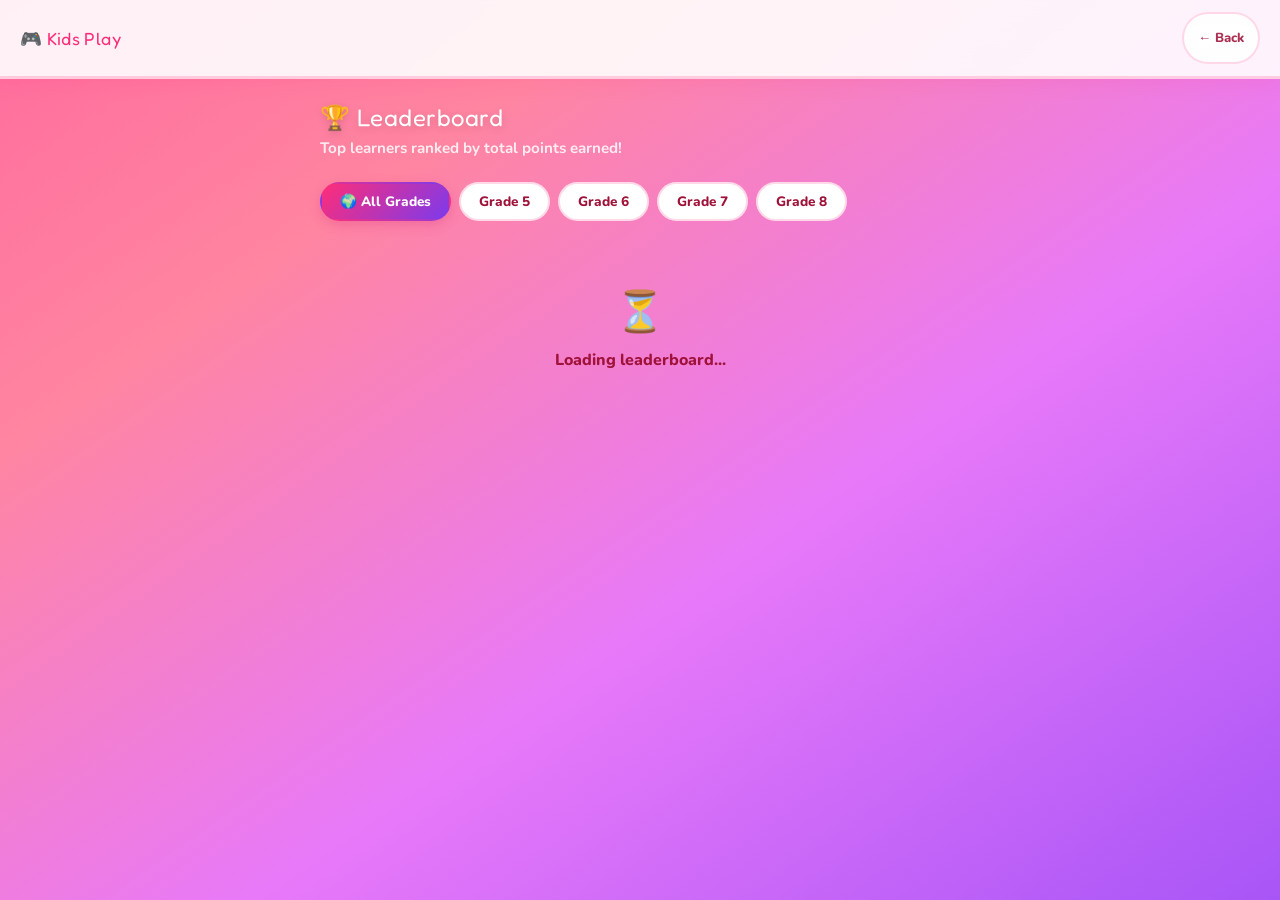
<file: pages/leaderboard.html>
<!doctype html>
<html lang="en">
<head>
  <meta charset="utf-8"/>
  <meta name="viewport" content="width=device-width, initial-scale=1"/>
  <title>Kids Play ✨ — Leaderboard</title>
  <link rel="preconnect" href="https://fonts.googleapis.com"/>
  <link href="https://fonts.googleapis.com/css2?family=Fredoka+One&family=Nunito:wght@400;600;700;800;900&display=swap" rel="stylesheet"/>
  <link rel="stylesheet" href="../css/style.css"/>
  <style>
    /* Grade filter tabs */
    .grade-tabs { display:flex; gap:8px; flex-wrap:wrap; margin-bottom:24px; }
    .grade-tab {
      padding:8px 18px; border-radius:999px; font-weight:800; font-size:0.85rem;
      cursor:pointer; border:2.5px solid var(--border); background:#fff;
      color:var(--text-muted); transition:all 0.15s; font-family:"Nunito",sans-serif;
    }
    .grade-tab.active { background:linear-gradient(135deg,var(--primary),var(--secondary)); color:#fff; border-color:transparent; box-shadow:0 4px 12px rgba(214,51,132,0.3); }

    /* Podium */
    .podium { display:flex; align-items:flex-end; justify-content:center; gap:10px; margin-bottom:28px; }
    .podium-col { display:flex; flex-direction:column; align-items:center; }
    .podium-avatar { font-size:2.4rem; margin-bottom:6px; }
    .podium-name { font-weight:900; font-size:0.82rem; color:var(--text); text-align:center; max-width:80px; overflow:hidden; text-overflow:ellipsis; white-space:nowrap; }
    .podium-score { font-family:"Fredoka One",cursive; font-size:1.1rem; color:var(--primary); }
    .podium-block { display:flex; align-items:center; justify-content:center; width:72px; border-radius:12px 12px 0 0; font-family:"Fredoka One",cursive; font-size:1.6rem; color:#fff; }
    .p1 .podium-block { background:linear-gradient(135deg,#f59e0b,#d97706); height:90px; }
    .p2 .podium-block { background:linear-gradient(135deg,#9ca3af,#6b7280); height:68px; }
    .p3 .podium-block { background:linear-gradient(135deg,#b45309,#92400e); height:52px; }

    /* Player list */
    .player-row {
      background:#fff; border-radius:var(--r-sm); padding:12px 16px; margin-bottom:8px;
      display:flex; align-items:center; gap:12px; border:2px solid var(--border);
      box-shadow:var(--shadow-sm); transition:transform 0.12s;
    }
    .player-row.me { border-color:var(--primary); background:rgba(253,228,236,0.4); }
    .player-row:hover { transform:translateY(-1px); }
    .rank-num { font-family:"Fredoka One",cursive; font-size:1.3rem; color:var(--text-muted); width:36px; text-align:center; flex-shrink:0; }
    .player-av { font-size:2rem; flex-shrink:0; }
    .player-info { flex:1; }
    .player-name { font-weight:900; font-size:0.95rem; color:var(--text); }
    .player-grade { font-size:0.78rem; font-weight:700; color:var(--text-muted); }
    .player-score { font-family:"Fredoka One",cursive; font-size:1.3rem; color:var(--primary); text-align:right; }
    .player-acc { font-size:0.75rem; font-weight:800; color:var(--text-muted); text-align:right; }
    .me-badge { font-size:0.65rem; font-weight:800; background:var(--primary); color:#fff; padding:2px 8px; border-radius:999px; margin-left:6px; }
  </style>
</head>
<body>

<header class="kp-header">
  <a href="dashboard.html" class="kp-logo" style="font-size:1.1rem;">🎮 Kids Play</a>
  <div class="kp-header-right">
    <div id="header-avatar-wrap"></div>
    <span class="kp-username" id="header-name"></span>
    <a href="dashboard.html" class="btn btn-ghost" style="padding:7px 14px;font-size:0.82rem;">← Back</a>
  </div>
</header>

<div class="page-wrap" style="max-width:680px;">
  <div class="section-title">🏆 Leaderboard</div>
  <p class="section-sub">Top learners ranked by total points earned!</p>

  <!-- Grade filter -->
  <div class="grade-tabs" id="grade-tabs">
    <button class="grade-tab active" data-grade="0" onclick="loadLeaderboard(0)">🌍 All Grades</button>
    <button class="grade-tab" data-grade="5" onclick="loadLeaderboard(5)">Grade 5</button>
    <button class="grade-tab" data-grade="6" onclick="loadLeaderboard(6)">Grade 6</button>
    <button class="grade-tab" data-grade="7" onclick="loadLeaderboard(7)">Grade 7</button>
    <button class="grade-tab" data-grade="8" onclick="loadLeaderboard(8)">Grade 8</button>
  </div>

  <div id="leaderboard-content">
    <div style="text-align:center; padding:40px;"><div style="font-size:2.5rem">⏳</div><div style="font-weight:800; color:var(--text-muted); margin-top:10px;">Loading leaderboard...</div></div>
  </div>
</div>

<script type="module">
  import { requireAuth }  from "../js/guard.js";
  import { supabase }     from "../js/supabase.js";
  import { getAvatar, renderAvatarBadge, initSparkles } from "../js/avatars.js";

  initSparkles(10);
  let myId = null;

  (async () => {
    const auth = await requireAuth();
    if (!auth) return;
    const { profile } = auth;
    myId = profile.id;

    const av = getAvatar(profile.avatar_type || "star_princess");
    document.getElementById("header-avatar-wrap").innerHTML = renderAvatarBadge(av.id, 40);
    document.getElementById("header-name").textContent = profile.display_name;

    await loadLeaderboard(0);
  })();

  window.loadLeaderboard = async function(gradeFilter) {
    // Update tab styles
    document.querySelectorAll(".grade-tab").forEach(t => {
      t.classList.toggle("active", Number(t.dataset.grade) === gradeFilter);
    });

    const el = document.getElementById("leaderboard-content");
    el.innerHTML = `<div style="text-align:center;padding:40px;"><div style="font-size:2rem">⏳</div></div>`;

    let query = supabase
      .from("kp_profiles")
      .select("id, display_name, avatar_type, total_score, grade_id, kp_grades(name)")
      .order("total_score", { ascending: false })
      .limit(50);

    if (gradeFilter > 0) query = query.eq("grade_id", gradeFilter);

    const { data: players, error } = await query;

    if (error || !players?.length) {
      el.innerHTML = `<div style="text-align:center;padding:40px;"><div style="font-size:2.5rem">🌱</div><div style="font-weight:800;color:var(--text-muted);margin-top:10px;">No players yet for this grade!</div><p style="color:var(--text-muted);font-weight:700;font-size:0.85rem;margin-top:4px;">Play some games to appear here ✨</p></div>`;
      return;
    }

    // Filter out zero-score players from podium
    const ranked = players.filter(p => p.total_score > 0);
    const allPlayers = players; // show everyone in list

    let html = "";

    // Podium (top 3)
    if (ranked.length >= 1) {
      const medals = ["🥇","🥈","🥉"];
      const order  = [1, 0, 2]; // 2nd, 1st, 3rd for visual podium
      const top3   = ranked.slice(0, 3);

      html += `<div class="podium">`;
      order.forEach(pos => {
        if (!top3[pos]) return;
        const p  = top3[pos];
        const av = getAvatar(p.avatar_type || "star_princess");
        html += `<div class="podium-col ${pos===0?"p1":pos===1?"p2":"p3"}">
          <div class="podium-avatar">${av.emoji}</div>
          <div class="podium-name">${escHtml(p.display_name)}</div>
          <div class="podium-score">⭐ ${p.total_score.toLocaleString()}</div>
          <div class="podium-block">${medals[pos]}</div>
        </div>`;
      });
      html += `</div>`;
    }

    // Full ranked list
    html += `<div>`;
    allPlayers.forEach((p, i) => {
      const av    = getAvatar(p.avatar_type || "star_princess");
      const isMe  = p.id === myId;
      const grade = p.kp_grades?.name || `Grade ${p.grade_id}`;
      const rank  = i + 1;
      const rankDisplay = rank <= 3 && p.total_score > 0
        ? ["🥇","🥈","🥉"][rank-1]
        : rank;

      html += `<div class="player-row${isMe?" me":""}">
        <div class="rank-num">${rankDisplay}</div>
        <div class="player-av">${av.emoji}</div>
        <div class="player-info">
          <div class="player-name">${escHtml(p.display_name)}${isMe?'<span class="me-badge">You!</span>':""}</div>
          <div class="player-grade">${grade}</div>
        </div>
        <div>
          <div class="player-score">⭐ ${p.total_score.toLocaleString()}</div>
        </div>
      </div>`;
    });
    html += `</div>`;

    el.innerHTML = html;
  };

  function escHtml(str) {
    const d = document.createElement("div");
    d.textContent = str;
    return d.innerHTML;
  }
</script>
</body>
</html>
</file>
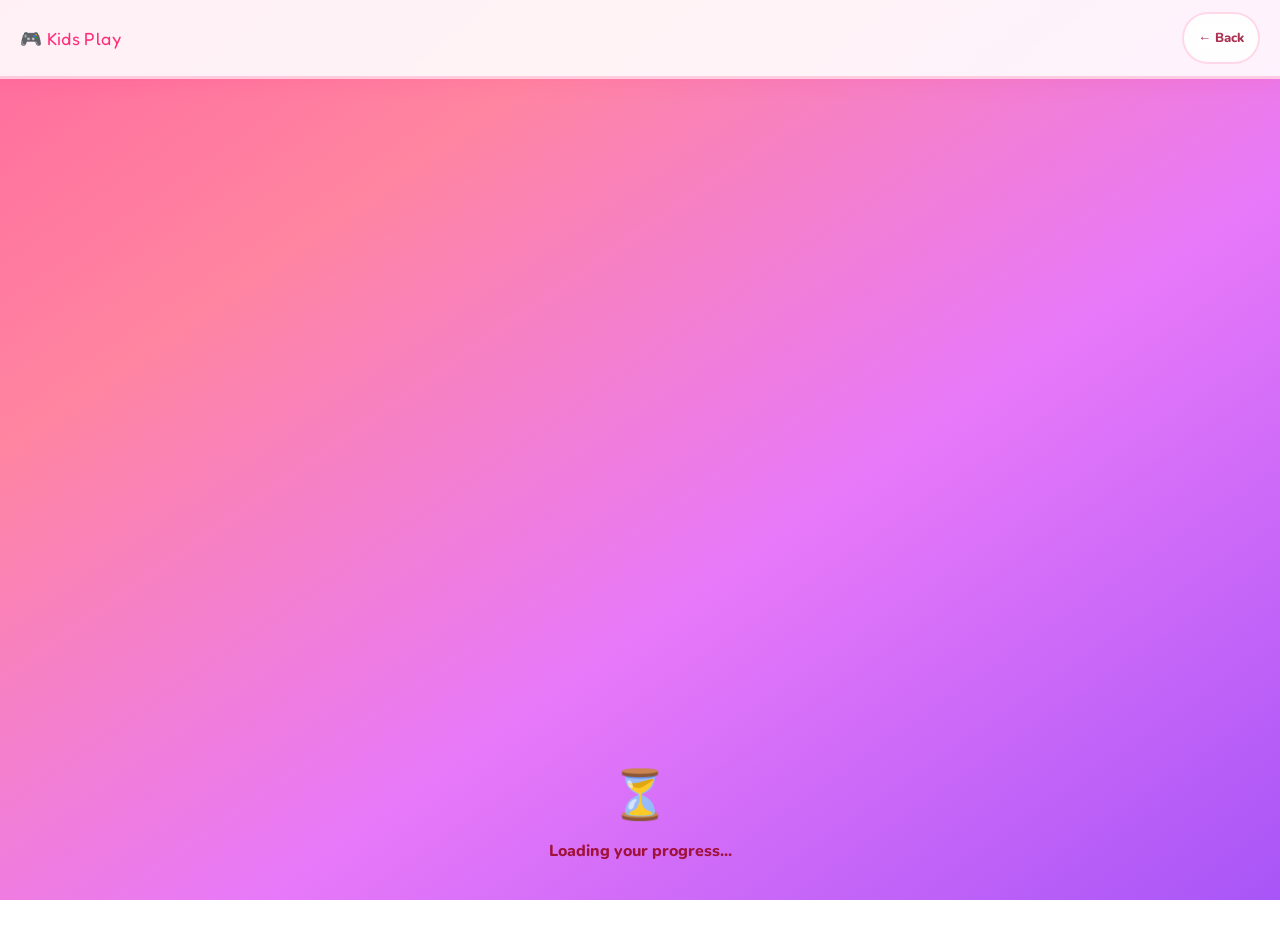
<file: pages/progress.html>
<!doctype html>
<html lang="en">
<head>
  <meta charset="utf-8"/>
  <meta name="viewport" content="width=device-width, initial-scale=1"/>
  <title>Kids Play ✨ — My Progress</title>
  <link rel="preconnect" href="https://fonts.googleapis.com"/>
  <link href="https://fonts.googleapis.com/css2?family=Fredoka+One&family=Nunito:wght@400;600;700;800;900&display=swap" rel="stylesheet"/>
  <link rel="stylesheet" href="../css/style.css"/>
  <style>
    .stat-card { background:#fff; border-radius:var(--r-sm); padding:18px 14px; text-align:center; border:2px solid var(--border); box-shadow:var(--shadow-sm); }
    .stat-card .val { font-family:"Fredoka One",cursive; font-size:2rem; color:var(--primary); line-height:1; }
    .stat-card .lbl { font-size:0.72rem; font-weight:800; color:var(--text-muted); text-transform:uppercase; letter-spacing:0.05em; margin-top:4px; }
    .subject-row { background:#fff; border-radius:var(--r-sm); padding:14px 16px; border:2px solid var(--border); margin-bottom:10px; box-shadow:var(--shadow-sm); }
    .subject-row-top { display:flex; align-items:center; gap:10px; margin-bottom:8px; }
    .subject-emoji-sm { font-size:1.4rem; }
    .subject-name-sm { font-weight:900; font-size:0.95rem; color:var(--text); flex:1; }
    .accuracy-badge { font-size:0.82rem; font-weight:800; color:var(--primary); background:rgba(214,51,132,0.1); padding:3px 10px; border-radius:999px; }
    .prog-bar { height:10px; background:rgba(214,51,132,0.12); border-radius:999px; overflow:hidden; margin-bottom:6px; }
    .prog-fill { height:100%; border-radius:999px; background:linear-gradient(90deg,var(--primary),var(--secondary)); transition:width 0.8s cubic-bezier(0.34,1.2,0.64,1); }
    .topic-rows { margin-top:8px; display:flex; flex-direction:column; gap:6px; }
    .topic-row { display:flex; align-items:center; gap:8px; font-size:0.82rem; background:var(--bg-muted); border-radius:8px; padding:6px 10px; }
    .topic-row-name { flex:1; font-weight:700; color:var(--text); }
    .topic-row-acc { font-weight:800; font-size:0.8rem; }
    .session-row { background:#fff; border-radius:var(--r-sm); padding:12px 14px; border:2px solid var(--border); margin-bottom:8px; display:flex; align-items:center; gap:12px; box-shadow:var(--shadow-sm); }
    .session-emoji { font-size:1.5rem; flex-shrink:0; }
    .session-info { flex:1; }
    .session-topic { font-weight:900; font-size:0.9rem; color:var(--text); }
    .session-sub { font-size:0.78rem; color:var(--text-muted); font-weight:700; }
    .session-score { font-family:"Fredoka One",cursive; font-size:1.3rem; color:var(--primary); text-align:right; }
    .session-acc { font-size:0.75rem; color:var(--text-muted); font-weight:700; text-align:right; }
    .empty-prog { text-align:center; padding:30px 16px; color:var(--text-muted); }
  </style>
</head>
<body>

<header class="kp-header">
  <a href="dashboard.html" class="kp-logo" style="font-size:1.1rem;">🎮 Kids Play</a>
  <div class="kp-header-right">
    <div id="header-avatar-wrap"></div>
    <span class="kp-username" id="header-name"></span>
    <a href="dashboard.html" class="btn btn-ghost" style="padding:7px 14px;font-size:0.82rem;">← Back</a>
  </div>
</header>

<div class="page-wrap" style="max-width:700px;">

  <!-- Overall stats -->
  <div style="margin-bottom:24px; opacity:0; transition:opacity 0.4s;" id="main-content">

    <div style="display:flex; align-items:center; gap:14px; margin-bottom:22px; background:linear-gradient(135deg,var(--primary),var(--secondary)); border-radius:var(--r); padding:18px 22px; color:#fff;">
      <div id="profile-avatar" style="font-size:2.8rem; flex-shrink:0;"></div>
      <div>
        <div style="font-family:'Fredoka One',cursive; font-size:1.3rem;" id="profile-name">Loading...</div>
        <div style="font-size:0.85rem; opacity:0.85; font-weight:700;" id="profile-grade"></div>
      </div>
      <div style="margin-left:auto; text-align:right;">
        <div style="font-family:'Fredoka One',cursive; font-size:1.8rem;" id="total-score">0</div>
        <div style="font-size:0.75rem; opacity:0.85; font-weight:700;">Total Points ⭐</div>
      </div>
    </div>

    <!-- 4 stats -->
    <div style="display:grid; grid-template-columns:repeat(4,1fr); gap:12px; margin-bottom:28px;" id="stats-grid">
      <div class="stat-card"><div class="val" id="s-sessions">—</div><div class="lbl">🎮 Games</div></div>
      <div class="stat-card"><div class="val" id="s-questions">—</div><div class="lbl">❓ Questions</div></div>
      <div class="stat-card"><div class="val" id="s-accuracy">—</div><div class="lbl">🎯 Accuracy</div></div>
      <div class="stat-card"><div class="val" id="s-streak">—</div><div class="lbl">🔥 Best Streak</div></div>
    </div>

    <!-- Subject progress -->
    <div class="section-title" style="margin-bottom:14px;">📚 Progress by Subject</div>
    <div id="subject-progress">
      <div class="empty-prog"><div style="font-size:2rem;">⏳</div><div style="font-weight:800; margin-top:8px;">Loading progress...</div></div>
    </div>

    <!-- Recent games -->
    <div class="section-title" style="margin:24px 0 14px;">🕐 Recent Games</div>
    <div id="recent-games">
      <div class="empty-prog"><div style="font-size:2rem;">⏳</div></div>
    </div>
  </div>

  <div id="loading-state" style="text-align:center; padding:60px 20px;">
    <div style="font-size:3rem;">⏳</div>
    <div style="font-weight:800; color:var(--text-muted); margin-top:12px;">Loading your progress...</div>
  </div>

</div>

<script type="module">
  import { requireAuth } from "../js/guard.js";
  import { supabase }    from "../js/supabase.js";
  import { getAvatar, renderAvatarBadge, initSparkles } from "../js/avatars.js";

  initSparkles(8);

  (async () => {
    const auth = await requireAuth();
    if (!auth) return;
    const { profile } = auth;

    const av = getAvatar(profile.avatar_type || "star_princess");
    document.getElementById("header-avatar-wrap").innerHTML = renderAvatarBadge(av.id, 40);
    document.getElementById("header-name").textContent = profile.display_name;
    document.getElementById("profile-avatar").textContent = av.emoji;
    document.getElementById("profile-name").textContent = profile.display_name + "'s Progress";
    document.getElementById("profile-grade").textContent = profile.kp_grades?.name || "";
    document.getElementById("total-score").textContent = (profile.total_score||0).toLocaleString();

    // Fetch all sessions
    const { data: sessions } = await supabase
      .from("kp_game_sessions")
      .select("*, kp_topics(name, kp_subjects(name, emoji, color))")
      .eq("player_id", profile.id)
      .eq("status", "completed")
      .order("completed_at", { ascending: false });

    // Fetch per-topic progress
    const { data: progress } = await supabase
      .from("kp_progress")
      .select("*, kp_subjects(name, emoji, color), kp_topics(name)")
      .eq("player_id", profile.id)
      .not("topic_id", "is", null);

    document.getElementById("loading-state").style.display = "none";
    document.getElementById("main-content").style.opacity = "1";

    if (!sessions?.length) {
      document.getElementById("subject-progress").innerHTML = `<div class="empty-prog">
        <div style="font-size:2.5rem">🌱</div>
        <div style="font-weight:800; margin-top:10px; color:var(--text-muted)">No games played yet!</div>
        <div style="font-size:0.85rem; color:var(--text-muted); margin-top:4px; font-weight:700">Play a game to start tracking your progress ✨</div>
        <a href="dashboard.html" class="btn btn-primary mt-4" style="display:inline-flex;">🎮 Play Now</a>
      </div>`;
      document.getElementById("recent-games").innerHTML = "";
      document.getElementById("s-sessions").textContent = "0";
      document.getElementById("s-questions").textContent = "0";
      document.getElementById("s-accuracy").textContent = "0%";
      document.getElementById("s-streak").textContent = "0";
      return;
    }

    // Overall stats
    const totalQ   = sessions.reduce((a,s) => a + s.total_questions, 0);
    const totalC   = sessions.reduce((a,s) => a + s.correct_count, 0);
    const maxStreak= Math.max(...sessions.map(s => s.best_streak));
    const acc      = totalQ > 0 ? Math.round((totalC/totalQ)*100) : 0;
    document.getElementById("s-sessions").textContent  = sessions.length;
    document.getElementById("s-questions").textContent = totalQ;
    document.getElementById("s-accuracy").textContent  = acc + "%";
    document.getElementById("s-streak").textContent    = maxStreak;

    // Subject breakdown
    const subjectMap = {};
    (progress || []).forEach(p => {
      const sname = p.kp_subjects?.name;
      if (!sname) return;
      if (!subjectMap[sname]) {
        subjectMap[sname] = {
          emoji: p.kp_subjects.emoji,
          color: p.kp_subjects.color,
          total: 0, correct: 0, topics: []
        };
      }
      subjectMap[sname].total   += p.total_questions;
      subjectMap[sname].correct += p.correct_count;
      subjectMap[sname].topics.push({
        name: p.kp_topics?.name || "Topic",
        acc:  p.total_questions > 0 ? Math.round((p.correct_count/p.total_questions)*100) : 0,
        sessions: p.sessions_count,
      });
    });

    const spEl = document.getElementById("subject-progress");
    if (!Object.keys(subjectMap).length) {
      spEl.innerHTML = `<div class="empty-prog"><div style="font-size:2rem">📊</div><div style="font-weight:800">No detailed progress yet</div></div>`;
    } else {
      spEl.innerHTML = "";
      Object.entries(subjectMap).forEach(([name, data]) => {
        const acc2 = data.total > 0 ? Math.round((data.correct/data.total)*100) : 0;
        const row = document.createElement("div");
        row.className = "subject-row";
        row.innerHTML = `
          <div class="subject-row-top">
            <span class="subject-emoji-sm">${data.emoji}</span>
            <span class="subject-name-sm">${name}</span>
            <span class="accuracy-badge">${acc2}% accuracy</span>
          </div>
          <div class="prog-bar"><div class="prog-fill" style="width:0%; background:linear-gradient(90deg,${data.color},${data.color}99);" data-target="${acc2}"></div></div>
          <div style="font-size:0.78rem; color:var(--text-muted); font-weight:700; margin-bottom:4px;">${data.correct} of ${data.total} questions correct</div>
          <div class="topic-rows">
            ${data.topics.map(t => `
              <div class="topic-row">
                <span class="topic-row-name">${t.name}</span>
                <span class="topic-row-acc" style="color:${t.acc>=80?'var(--correct)':t.acc>=50?'var(--streak)':'var(--wrong)'}">${t.acc}%</span>
                <span style="font-size:0.75rem; color:var(--text-muted); font-weight:700;">${t.sessions} game${t.sessions!==1?'s':''}</span>
              </div>`).join("")}
          </div>`;
        spEl.appendChild(row);
        // Animate progress bar
        setTimeout(() => {
          row.querySelector(".prog-fill").style.width = acc2 + "%";
        }, 100);
      });
    }

    // Recent sessions (last 8)
    const rgEl = document.getElementById("recent-games");
    rgEl.innerHTML = "";
    sessions.slice(0,8).forEach(s => {
      const acc3 = s.total_questions > 0 ? Math.round((s.correct_count/s.total_questions)*100) : 0;
      const date = new Date(s.completed_at).toLocaleDateString("en-IN", { day:"numeric", month:"short" });
      const subjName = s.kp_topics?.kp_subjects?.name || "";
      const subjEmoji = s.kp_topics?.kp_subjects?.emoji || "📚";
      const topicName = s.kp_topics?.name || "Game";
      const row = document.createElement("div");
      row.className = "session-row";
      row.innerHTML = `
        <div class="session-emoji">${subjEmoji}</div>
        <div class="session-info">
          <div class="session-topic">${topicName}</div>
          <div class="session-sub">${subjName} · ${date}</div>
        </div>
        <div>
          <div class="session-score">⭐ ${s.score}</div>
          <div class="session-acc" style="color:${acc3>=80?'var(--correct)':acc3>=50?'var(--streak)':'var(--wrong)'}">${acc3}% correct</div>
        </div>`;
      rgEl.appendChild(row);
    });
  })();
</script>
</body>
</html>
</file>
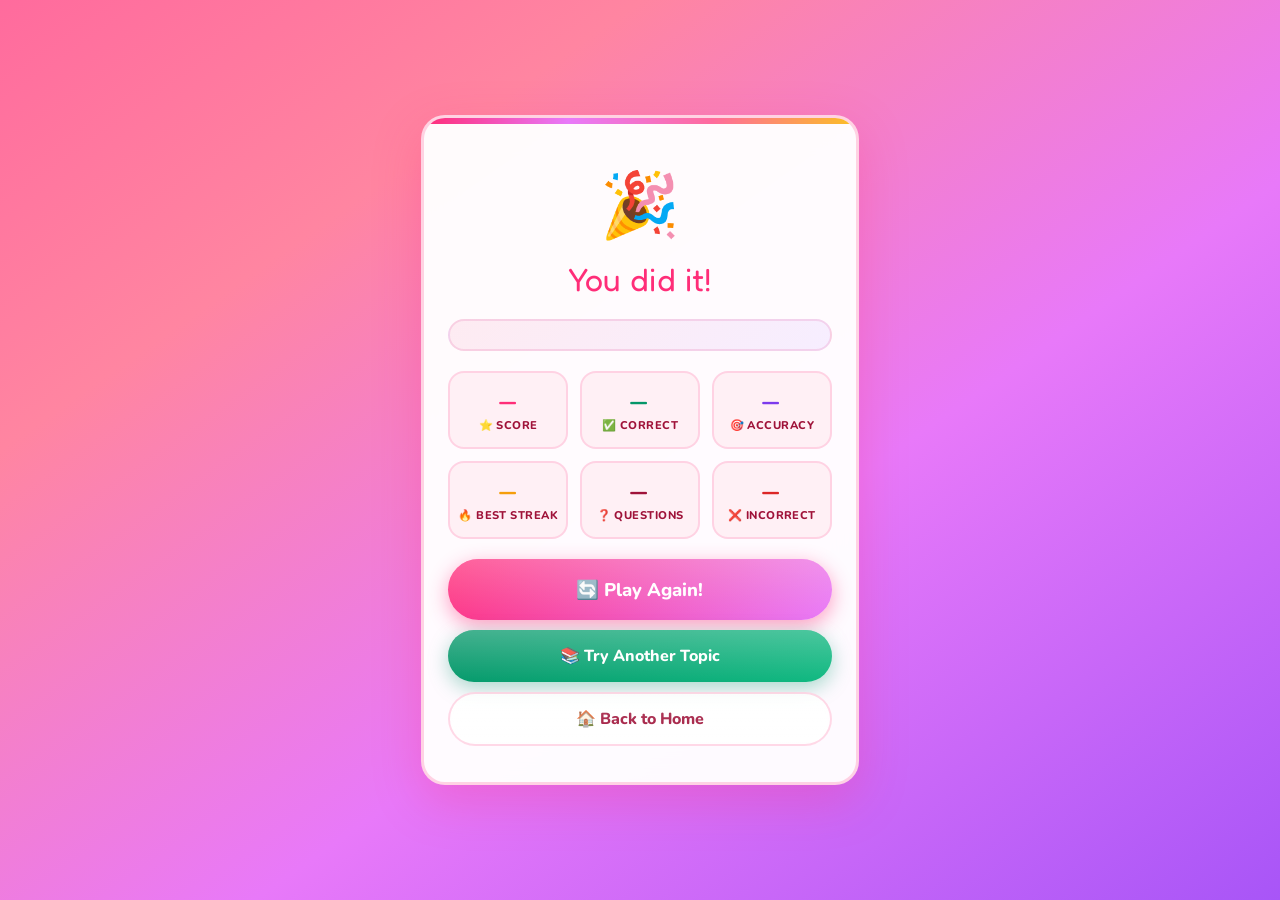
<file: pages/results.html>
<!doctype html>
<html lang="en">
<head>
  <meta charset="utf-8"/>
  <meta name="viewport" content="width=device-width, initial-scale=1"/>
  <title>Kids Play ✨ — Results!</title>
  <link rel="preconnect" href="https://fonts.googleapis.com"/>
  <link href="https://fonts.googleapis.com/css2?family=Fredoka+One&family=Nunito:wght@400;600;700;800;900&display=swap" rel="stylesheet"/>
  <link rel="stylesheet" href="../css/style.css"/>
</head>
<body>
<div class="page-center" style="flex-direction:column; gap:20px; padding:20px;">

  <div class="results-card" id="results-card">
    <!-- Avatar large -->
    <div id="result-avatar" style="margin:0 auto 8px; display:flex; justify-content:center;"></div>

    <div class="results-emoji" id="results-emoji">🎉</div>
    <div class="results-title" id="results-title">You did it!</div>
    <div class="results-subtitle" id="results-subtitle"></div>

    <!-- Performance message -->
    <div id="perf-msg" style="background:linear-gradient(135deg,rgba(253,228,236,0.7),rgba(243,232,255,0.7)); border-radius:var(--r-sm); padding:14px 16px; margin-bottom:20px; font-weight:800; font-size:1rem; border:2px solid rgba(214,51,132,0.15); line-height:1.45;"></div>

    <div class="stats-grid">
      <div class="stat-block">
        <div class="stat-value" id="r-score">—</div>
        <div class="stat-label">⭐ Score</div>
      </div>
      <div class="stat-block">
        <div class="stat-value" style="color:var(--correct)" id="r-correct">—</div>
        <div class="stat-label">✅ Correct</div>
      </div>
      <div class="stat-block">
        <div class="stat-value" style="color:var(--secondary)" id="r-accuracy">—</div>
        <div class="stat-label">🎯 Accuracy</div>
      </div>
      <div class="stat-block">
        <div class="stat-value" style="color:var(--streak)" id="r-streak">—</div>
        <div class="stat-label">🔥 Best Streak</div>
      </div>
      <div class="stat-block">
        <div class="stat-value" style="color:var(--text-muted)" id="r-total">—</div>
        <div class="stat-label">❓ Questions</div>
      </div>
      <div class="stat-block">
        <div class="stat-value" style="color:var(--wrong)" id="r-wrong">—</div>
        <div class="stat-label">❌ Incorrect</div>
      </div>
    </div>

    <div class="results-actions">
      <button class="btn btn-primary btn-full btn-lg" onclick="window.location.href='game.html'">🔄 Play Again!</button>
      <button class="btn btn-success btn-full" onclick="window.location.href='dashboard.html'">📚 Try Another Topic</button>
      <button class="btn btn-ghost btn-full" onclick="window.location.href='dashboard.html'">🏠 Back to Home</button>
    </div>
  </div>

</div>

<script type="module">
  import { requireAuth } from "../js/guard.js";
  import { getAvatar, renderAvatarBadgeLarge, initSparkles } from "../js/avatars.js";

  initSparkles(20);

  (async () => {
    await requireAuth();
    const result = JSON.parse(sessionStorage.getItem("kp_result") || "null");
    if (!result) { window.location.href = "dashboard.html"; return; }

    // Avatar
    const av = getAvatar(result.avatarType || "star_princess");
    document.getElementById("result-avatar").innerHTML = renderAvatarBadgeLarge(av.id);

    // Stats
    document.getElementById("r-score").textContent    = result.score;
    document.getElementById("r-correct").textContent  = result.correct_count;
    document.getElementById("r-accuracy").textContent = result.accuracy + "%";
    document.getElementById("r-streak").textContent   = result.best_streak;
    document.getElementById("r-total").textContent    = result.total_questions;
    document.getElementById("r-wrong").textContent    = result.incorrect_count;
    document.getElementById("results-subtitle").textContent = `${result.subjectEmoji} ${result.subjectName} · ${result.topicName}`;

    // Performance
    const acc = result.accuracy;
    const name = result.displayName || "Champion";
    let emoji, title, msg;
    if (acc === 100) {
      emoji = "🏆"; title = "PERFECT SCORE!";
      msg = `🌟 WOW ${name}! Every single answer was correct! You are an absolute superstar! 🌟👑✨`;
      launchMassConfetti();
    } else if (acc >= 80) {
      emoji = "🎉"; title = "Excellent!";
      msg = `🔥 Amazing work, ${name}! You really know your stuff. Keep playing to become a champion! 💜`;
      launchConfetti(40);
    } else if (acc >= 60) {
      emoji = "😊"; title = "Good Work!";
      msg = `👍 Well done, ${name}! You're getting there. Play again to beat your score! ⭐`;
      launchConfetti(20);
    } else if (acc >= 40) {
      emoji = "📖"; title = "Keep Practising!";
      msg = `💪 Don't give up, ${name}! Read the explanations and try again. You can do it! 💜`;
    } else {
      emoji = "🌱"; title = "You're Learning!";
      msg = `💜 Every expert was once a beginner, ${name}! Try again and watch yourself improve! 🌟`;
    }

    document.getElementById("results-emoji").textContent = emoji;
    document.getElementById("results-title").textContent = title;
    document.getElementById("perf-msg").textContent = msg;
  })();

  function launchConfetti(count) {
    const colors = ["#d63384","#7c3aed","#f59e0b","#059669","#f472b6","#a78bfa","#34d399","#fbbf24"];
    for (let i = 0; i < count; i++) {
      setTimeout(() => {
        const el = document.createElement("div");
        el.className = "confetti-piece";
        el.style.cssText = `
          left: ${Math.random()*100}%;
          top: ${-Math.random()*20}%;
          background: ${colors[Math.floor(Math.random()*colors.length)]};
          width: ${6+Math.random()*8}px;
          height: ${6+Math.random()*8}px;
          border-radius: ${Math.random()>0.5?"50%":"2px"};
          animation-duration: ${2+Math.random()*2}s;
          animation-delay: ${Math.random()*1.5}s;
        `;
        document.body.appendChild(el);
        setTimeout(() => el.remove(), 4000);
      }, i * 60);
    }
  }

  function launchMassConfetti() {
    launchConfetti(80);
    setTimeout(() => launchConfetti(40), 1500);
    setTimeout(() => launchConfetti(30), 3000);
  }
</script>
</body>
</html>
</file>
<file: css/style.css>
@import url("https://fonts.googleapis.com/css2?family=Fredoka+One&family=Nunito:wght@400;600;700;800;900&display=swap");

*, *::before, *::after { box-sizing: border-box; margin: 0; padding: 0; }

:root {
  /* Vibrant pink palette */
  --pink-hot:    #ff2d78;
  --pink-bright: #ff6b9d;
  --pink-soft:   #ff8fab;
  --pink-light:  #ffb3c6;
  --pink-pale:   #ffd6e4;
  --pink-bg:     #fff0f5;

  /* Subject jewel tones */
  --math:     #7c3aed;
  --science:  #0891b2;
  --english:  #be185d;
  --social:   #d97706;
  --hindi:    #dc2626;
  --computer: #1d4ed8;

  /* Semantic */
  --primary:       #ff2d78;
  --primary-light: #ff6b9d;
  --primary-dark:  #e01060;
  --secondary:     #7c3aed;
  --accent:        #fbbf24;

  /* Backgrounds */
  --bg:        #fff0f5;
  --bg-card:   rgba(255,255,255,0.95);
  --bg-glass:  rgba(255,255,255,0.88);
  --bg-muted:  rgba(255,240,248,0.8);

  /* Text */
  --text:       #3b0764;
  --text-muted: #9f1239;
  --text-light: #fca5a5;

  /* Game */
  --correct:    #059669;
  --correct-bg: #ecfdf5;
  --wrong:      #dc2626;
  --wrong-bg:   #fef2f2;
  --streak:     #f59e0b;

  /* Shadows */
  --shadow:    0 8px 32px rgba(255,45,120,0.18);
  --shadow-sm: 0 4px 16px rgba(255,45,120,0.1);
  --shadow-lg: 0 16px 48px rgba(255,45,120,0.28);
  --glow:      0 0 24px rgba(255,107,157,0.6);

  /* Radius */
  --r:    24px;
  --r-sm: 16px;
  --r-xs: 10px;

  /* Border */
  --border: rgba(255,45,120,0.18);
}

html { scroll-behavior: smooth; }

body {
  font-family: "Nunito", sans-serif;
  background: linear-gradient(145deg, #ff6b9d 0%, #ff85a1 25%, #e879f9 60%, #a855f7 100%);
  background-attachment: fixed;
  color: var(--text);
  min-height: 100vh;
  -webkit-font-smoothing: antialiased;
}

/* ---- Sparkle background ---- */
.sparkle-bg { position:fixed; inset:0; pointer-events:none; z-index:0; overflow:hidden; }
.sparkle { position:absolute; opacity:0; animation:floatStar linear infinite; user-select:none; }
@keyframes floatStar {
  0%   { transform:translateY(100vh) rotate(0deg) scale(0.5); opacity:0; }
  10%  { opacity:0.8; }
  90%  { opacity:0.4; }
  100% { transform:translateY(-20px) rotate(360deg) scale(1.2); opacity:0; }
}

/* Content above sparkles */
.kp-header,.page-center,.page-wrap,.game-wrap,.results-card,#results-card { position:relative; z-index:1; }

/* ---- Typography ---- */
h1,h2,.section-title,.results-title,.login-logo-name,.kp-logo {
  font-family:"Fredoka One",cursive !important;
  letter-spacing:0.02em;
}

/* ---- Buttons ---- */
.btn {
  display:inline-flex; align-items:center; justify-content:center; gap:8px;
  padding:14px 28px; border:none; border-radius:999px;
  font-family:"Nunito",sans-serif; font-size:1rem; font-weight:800;
  cursor:pointer; transition:transform 0.12s, box-shadow 0.15s, filter 0.15s;
  min-height:52px; text-decoration:none; white-space:nowrap;
  position:relative; overflow:hidden;
}
.btn::after { content:""; position:absolute; inset:0; background:linear-gradient(rgba(255,255,255,0.25),transparent); border-radius:inherit; pointer-events:none; }
.btn:active { transform:scale(0.95); }
.btn:disabled { opacity:0.5; cursor:default; transform:none; }

.btn-primary { background:linear-gradient(135deg,var(--pink-hot),#e879f9); color:#fff; box-shadow:0 6px 20px rgba(255,45,120,0.45); }
.btn-primary:hover:not(:disabled) { filter:brightness(1.08); box-shadow:0 8px 28px rgba(255,45,120,0.6); transform:translateY(-1px); }
.btn-success { background:linear-gradient(135deg,#059669,#10b981); color:#fff; box-shadow:0 6px 20px rgba(5,150,105,0.35); }
.btn-success:hover:not(:disabled) { filter:brightness(1.08); transform:translateY(-1px); }
.btn-outline { background:rgba(255,255,255,0.9); color:var(--primary); border:2.5px solid var(--primary); }
.btn-outline:hover:not(:disabled) { background:var(--primary); color:#fff; }
.btn-ghost { background:rgba(255,255,255,0.7); color:var(--text-muted); border:2px solid var(--border); backdrop-filter:blur(8px); }
.btn-ghost:hover:not(:disabled) { background:rgba(255,255,255,0.9); border-color:var(--primary-light); }
.btn-lg { padding:18px 40px; font-size:1.15rem; min-height:60px; }
.btn-full { width:100%; }

/* ---- Cards ---- */
.card {
  background:var(--bg-card); border-radius:var(--r);
  box-shadow:var(--shadow); padding:28px;
  border:2px solid rgba(255,255,255,0.9);
  backdrop-filter:blur(12px); position:relative; overflow:hidden;
}
.card::before { content:""; position:absolute; top:0; left:0; right:0; height:5px; background:linear-gradient(90deg,var(--pink-hot),#e879f9,var(--pink-bright)); border-radius:var(--r) var(--r) 0 0; }

/* ---- Forms ---- */
.form-group { margin-bottom:18px; }
.form-label { display:block; font-size:0.8rem; font-weight:800; color:var(--text-muted); margin-bottom:7px; text-transform:uppercase; letter-spacing:0.06em; }
.form-input {
  display:block; width:100%; padding:14px 18px;
  border:2.5px solid rgba(255,45,120,0.25); border-radius:999px;
  font-family:"Nunito",sans-serif; font-size:1rem; font-weight:700;
  color:var(--text); background:rgba(255,255,255,0.95); outline:none;
  transition:border-color 0.18s, box-shadow 0.18s;
}
.form-input:focus { border-color:var(--primary); box-shadow:0 0 0 4px rgba(255,45,120,0.14); }
.form-input::placeholder { color:rgba(255,45,120,0.3); font-weight:600; }
select.form-input { cursor:pointer; border-radius:var(--r-sm); }
.form-error { color:var(--wrong); font-size:0.85rem; font-weight:700; margin-top:6px; min-height:20px; }

/* ---- Layout ---- */
.page-center { min-height:100vh; display:flex; align-items:center; justify-content:center; padding:20px; }
.page-wrap { max-width:940px; margin:0 auto; padding:24px 20px; }

/* ---- Header ---- */
.kp-header {
  background:rgba(255,255,255,0.9); backdrop-filter:blur(16px);
  border-bottom:3px solid rgba(255,45,120,0.2);
  padding:12px 20px; position:sticky; top:0; z-index:50;
  display:flex; align-items:center; gap:12px;
  box-shadow:0 2px 20px rgba(255,45,120,0.12);
}
.kp-logo { font-family:"Fredoka One",cursive !important; font-size:1.5rem; color:var(--primary) !important; text-decoration:none; display:flex; align-items:center; gap:8px; }
.kp-logo .logo-dot { color:var(--secondary); }
.kp-header-right { margin-left:auto; display:flex; align-items:center; gap:10px; }
.kp-avatar {
  width:44px; height:44px; border-radius:50%;
  display:flex; align-items:center; justify-content:center; font-size:1.5rem;
  border:3px solid rgba(255,255,255,0.9);
  box-shadow:var(--glow);
  background:linear-gradient(135deg,var(--pink-light),var(--pink-soft));
  cursor:pointer; transition:transform 0.15s;
}
.kp-avatar:hover { transform:scale(1.1); }
.kp-username { font-weight:800; font-size:0.95rem; color:var(--text); }

/* ---- Welcome banner ---- */
.welcome-banner {
  background:linear-gradient(135deg,var(--pink-hot),#e879f9);
  color:#fff; border-radius:var(--r); padding:22px 26px; margin-bottom:24px;
  display:flex; align-items:center; gap:16px; box-shadow:var(--shadow-lg);
  position:relative; overflow:hidden;
}
.welcome-banner::after { content:"✨🌟💫⭐✨"; position:absolute; right:20px; top:50%; transform:translateY(-50%); font-size:1.4rem; opacity:0.3; letter-spacing:6px; }

/* ---- Section headings ---- */
.section-title { font-family:"Fredoka One",cursive; font-size:1.5rem; color:#fff; margin-bottom:6px; text-shadow:0 2px 8px rgba(0,0,0,0.15); }
.section-sub { font-size:0.95rem; color:rgba(255,255,255,0.85); margin-bottom:24px; font-weight:700; }

/* ---- Subject cards ---- */
.subject-grid { display:grid; grid-template-columns:repeat(auto-fill,minmax(155px,1fr)); gap:16px; margin-bottom:32px; }
.subject-card {
  background:rgba(255,255,255,0.95); border-radius:var(--r); padding:24px 14px; text-align:center;
  cursor:pointer; border:3px solid transparent; box-shadow:var(--shadow-sm);
  transition:transform 0.18s, box-shadow 0.18s, border-color 0.18s;
  position:relative; overflow:hidden; backdrop-filter:blur(8px);
}
.subject-card::before { content:""; position:absolute; inset:0; background:linear-gradient(135deg,var(--subject-color,#ff2d78) 0%,transparent 70%); opacity:0.08; transition:opacity 0.18s; }
.subject-card:hover { transform:translateY(-6px) scale(1.02); box-shadow:var(--shadow-lg); border-color:var(--subject-color,var(--primary)); }
.subject-card:hover::before { opacity:0.15; }
.subject-card.active { border-color:var(--subject-color,var(--primary)); box-shadow:0 0 0 4px rgba(255,45,120,0.15),var(--shadow); transform:translateY(-3px); }
.subject-card::after { content:""; position:absolute; top:0; left:-100%; bottom:0; width:60%; background:linear-gradient(90deg,transparent,rgba(255,255,255,0.6),transparent); transform:skewX(-15deg); animation:shimmerCard 4s ease-in-out infinite; }
@keyframes shimmerCard { 0%,60%{left:-100%} 80%{left:130%} 100%{left:130%} }
.subject-emoji { font-size:2.8rem; margin-bottom:10px; filter:drop-shadow(0 2px 4px rgba(0,0,0,0.15)); }
.subject-name { font-size:0.95rem; font-weight:900; color:var(--text); }
.subject-count { font-size:0.78rem; color:var(--text-muted); margin-top:4px; font-weight:700; }

/* ---- Topic list ---- */
.topic-list { display:grid; grid-template-columns:repeat(auto-fill,minmax(200px,1fr)); gap:12px; }
.topic-card {
  background:rgba(255,255,255,0.92); border-radius:var(--r-sm); padding:16px 18px; cursor:pointer;
  border:2.5px solid rgba(255,45,120,0.18); box-shadow:var(--shadow-sm);
  transition:transform 0.14s, border-color 0.15s, box-shadow 0.15s;
  display:flex; align-items:center; gap:12px; backdrop-filter:blur(8px);
}
.topic-card:hover { transform:translateY(-3px); border-color:var(--primary); box-shadow:var(--shadow); }
.topic-icon { width:44px; height:44px; border-radius:50%; display:flex; align-items:center; justify-content:center; font-size:1.2rem; flex-shrink:0; box-shadow:0 2px 8px rgba(0,0,0,0.1); }
.topic-info { flex:1; }
.topic-name { font-weight:900; font-size:0.95rem; color:var(--text); }
.topic-desc { font-size:0.78rem; color:var(--text-muted); margin-top:2px; font-weight:600; }
.topic-arrow { color:var(--primary-light); font-size:1.3rem; font-weight:900; }

/* ---- Breadcrumb ---- */
.breadcrumb { display:flex; align-items:center; gap:6px; font-size:0.85rem; color:rgba(255,255,255,0.8); margin-bottom:20px; flex-wrap:wrap; font-weight:700; }
.breadcrumb span { color:#fff; font-weight:800; }
.breadcrumb .sep { color:rgba(255,255,255,0.5); }

/* ---- Game screen ---- */
.game-wrap { max-width:700px; margin:0 auto; padding:20px; }

.game-progress-bar { background:rgba(255,255,255,0.3); border-radius:999px; height:12px; margin-bottom:10px; overflow:hidden; border:2px solid rgba(255,255,255,0.4); }
.game-progress-fill { height:100%; background:linear-gradient(90deg,#fff,rgba(255,255,255,0.7)); border-radius:999px; transition:width 0.4s cubic-bezier(0.34,1.2,0.64,1); position:relative; }
.game-progress-fill::after { content:"✨"; position:absolute; right:-4px; top:50%; transform:translateY(-50%); font-size:0.7rem; }

.game-stats { display:flex; justify-content:space-between; align-items:center; margin-bottom:16px; flex-wrap:wrap; gap:8px; }
.game-stat { display:flex; align-items:center; gap:5px; font-weight:800; font-size:0.9rem; background:rgba(255,255,255,0.9); border-radius:999px; padding:7px 16px; box-shadow:var(--shadow-sm); border:2px solid rgba(255,45,120,0.15); backdrop-filter:blur(8px); color:var(--text); }
.stat-icon { font-size:1rem; }

/* ---- Topic illustration ---- */
.topic-illustration { margin-bottom:12px; border-radius:var(--r-sm); overflow:hidden; }
.topic-illustration svg { width:100%; height:auto; display:block; }

/* Question card */
.question-card { background:rgba(255,255,255,0.97); border-radius:var(--r); padding:24px; box-shadow:var(--shadow-lg); margin-bottom:16px; border:2px solid rgba(255,45,120,0.12); backdrop-filter:blur(12px); position:relative; overflow:hidden; }
.question-card::before { content:""; position:absolute; top:0; left:0; right:0; height:5px; background:linear-gradient(90deg,var(--pink-hot),#e879f9,var(--pink-bright)); }
.question-meta { font-size:0.8rem; font-weight:800; color:var(--primary); text-transform:uppercase; letter-spacing:0.05em; margin-bottom:10px; }
.question-text { font-size:1.15rem; font-weight:800; color:var(--text); line-height:1.5; margin-bottom:20px; }

/* Options */
.options-grid { display:grid; grid-template-columns:1fr 1fr; gap:10px; }
.option-btn {
  background:rgba(255,240,248,0.9); border:2.5px solid rgba(255,45,120,0.2); border-radius:var(--r-sm);
  padding:14px 16px; text-align:left; cursor:pointer;
  font-family:"Nunito",sans-serif; font-size:0.95rem; font-weight:700; color:var(--text);
  display:flex; align-items:center; gap:10px;
  transition:all 0.15s; min-height:58px; backdrop-filter:blur(6px);
}
.option-btn:hover:not(:disabled) { background:rgba(255,45,120,0.1); border-color:var(--primary); transform:translateY(-2px); box-shadow:var(--shadow-sm); }
.option-letter { width:32px; height:32px; border-radius:50%; background:rgba(255,45,120,0.12); color:var(--primary); display:flex; align-items:center; justify-content:center; font-weight:900; font-size:0.85rem; flex-shrink:0; transition:all 0.15s; }
.option-btn:hover:not(:disabled) .option-letter { background:var(--primary); color:#fff; box-shadow:var(--glow); }
.option-btn.correct { background:var(--correct-bg) !important; border-color:var(--correct) !important; animation:correctPop 0.4s cubic-bezier(0.34,1.6,0.64,1); }
.option-btn.correct .option-letter { background:var(--correct) !important; color:#fff !important; }
.option-btn.wrong { background:var(--wrong-bg) !important; border-color:var(--wrong) !important; }
.option-btn.wrong .option-letter { background:var(--wrong) !important; color:#fff !important; }
.option-btn:disabled { cursor:default; transform:none; }
@keyframes correctPop { 0%{transform:scale(1)} 50%{transform:scale(1.04)} 100%{transform:scale(1)} }

/* Feedback box */
.feedback-box { border-radius:var(--r-sm); padding:16px 18px; margin-top:14px; animation:slideUp 0.3s ease-out; display:none; }
.feedback-box.show { display:block; }
.feedback-box.correct { background:var(--correct-bg); border:2.5px solid var(--correct); }
.feedback-box.wrong   { background:var(--wrong-bg);   border:2.5px solid var(--wrong); }
.feedback-title { font-size:1.05rem; font-weight:900; margin-bottom:6px; display:flex; align-items:center; gap:8px; font-family:"Fredoka One",cursive; }
.feedback-title.correct { color:var(--correct); }
.feedback-title.wrong   { color:var(--wrong); }
.feedback-body { font-size:0.9rem; color:var(--text); line-height:1.55; font-weight:700; }
.feedback-explanation { margin-top:8px; padding-top:8px; border-top:1px solid rgba(0,0,0,0.08); font-size:0.88rem; color:var(--text-muted); font-weight:600; line-height:1.5; }

/* ---- Results ---- */
.results-card { background:rgba(255,255,255,0.97); border-radius:var(--r); box-shadow:var(--shadow-lg); padding:36px 24px; text-align:center; max-width:520px; margin:0 auto; backdrop-filter:blur(16px); border:3px solid rgba(255,45,120,0.2); position:relative; overflow:hidden; }
.results-card::before { content:""; position:absolute; top:0; left:0; right:0; height:6px; background:linear-gradient(90deg,var(--pink-hot),#e879f9,var(--pink-bright),var(--accent)); }
.results-emoji { font-size:4rem; margin-bottom:10px; animation:bounceIn 0.6s cubic-bezier(0.34,1.6,0.64,1); }
@keyframes bounceIn { from{transform:scale(0.3);opacity:0} to{transform:scale(1);opacity:1} }
.results-title { font-family:"Fredoka One",cursive; font-size:2rem; color:var(--primary); margin-bottom:6px; }
.results-subtitle { font-size:1rem; color:var(--text-muted); margin-bottom:20px; font-weight:700; }

.stats-grid { display:grid; grid-template-columns:repeat(3,1fr); gap:12px; margin-bottom:20px; }
.stat-block { background:var(--pink-bg); border-radius:var(--r-sm); padding:14px 8px; border:2px solid rgba(255,45,120,0.15); }
.stat-value { font-family:"Fredoka One",cursive; font-size:1.7rem; color:var(--primary); line-height:1; }
.stat-label { font-size:0.7rem; color:var(--text-muted); font-weight:800; margin-top:4px; text-transform:uppercase; letter-spacing:0.04em; }
.results-actions { display:flex; flex-direction:column; gap:10px; }

/* ---- Login ---- */
.login-wrap { max-width:440px; width:100%; }
.login-logo { text-align:center; margin-bottom:20px; }
.login-logo-icon { font-size:3.5rem; animation:bounceIn 0.8s cubic-bezier(0.34,1.6,0.64,1); display:block; margin-bottom:4px; }
.login-logo-name { font-family:"Fredoka One",cursive; font-size:2.4rem; color:#fff; text-shadow:0 4px 16px rgba(255,45,120,0.5); }
.login-logo-tag { font-size:0.9rem; color:rgba(255,255,255,0.85); margin-top:2px; font-weight:700; }

.login-tabs { display:flex; background:rgba(255,255,255,0.25); border-radius:999px; padding:4px; margin-bottom:20px; border:2px solid rgba(255,255,255,0.4); }
.login-tab { flex:1; padding:10px; text-align:center; border-radius:999px; font-weight:800; font-size:0.9rem; cursor:pointer; color:rgba(255,255,255,0.85); transition:all 0.2s; border:none; background:transparent; font-family:"Nunito",sans-serif; }
.login-tab.active { background:rgba(255,255,255,0.95); color:var(--primary); box-shadow:0 4px 12px rgba(255,45,120,0.25); }

/* Avatar picker */
.avatar-picker-grid { display:grid; grid-template-columns:repeat(4,1fr); gap:8px; margin:10px 0 14px; }
.avatar-option { aspect-ratio:1; border-radius:12px; display:flex; flex-direction:column; align-items:center; justify-content:center; gap:3px; cursor:pointer; border:3px solid transparent; transition:all 0.18s; background:rgba(255,255,255,0.8); box-shadow:var(--shadow-sm); }
.avatar-option:hover,.avatar-option.selected { transform:scale(1.08); border-color:var(--primary); box-shadow:0 0 0 3px rgba(255,45,120,0.2); }
.av-emoji { font-size:1.7rem; }
.av-label { font-size:0.55rem; font-weight:800; color:var(--text-muted); text-align:center; line-height:1.2; }

/* Avatar badge */
.avatar-badge { width:72px; height:72px; border-radius:50%; display:flex; align-items:center; justify-content:center; font-size:2.2rem; border:4px solid rgba(255,255,255,0.9); box-shadow:var(--glow); position:relative; flex-shrink:0; }
.avatar-badge::after { content:"✨"; position:absolute; top:-4px; right:-4px; font-size:0.85rem; animation:sparkleAnim 2s ease-in-out infinite; }
@keyframes sparkleAnim { 0%,100%{transform:scale(1) rotate(0deg);opacity:1} 50%{transform:scale(1.3) rotate(20deg);opacity:0.7} }

/* Score pop */
.score-pop { position:fixed; font-family:"Fredoka One",cursive; font-size:2rem; color:#fff; pointer-events:none; z-index:999; animation:scoreFly 1.2s ease-out forwards; text-shadow:0 2px 12px rgba(255,45,120,0.6); }
@keyframes scoreFly { 0%{transform:translateY(0) scale(0.7);opacity:1} 60%{transform:translateY(-70px) scale(1.15);opacity:1} 100%{transform:translateY(-120px) scale(0.9);opacity:0} }

/* Confetti */
.confetti-piece { position:fixed; width:10px; height:10px; border-radius:2px; pointer-events:none; animation:confettiFall linear forwards; z-index:999; }
@keyframes confettiFall { 0%{transform:translateY(-20px) rotate(0deg);opacity:1} 100%{transform:translateY(110vh) rotate(720deg);opacity:0} }

/* Rain */
.rain-wrap { position:fixed; inset:0; pointer-events:none; z-index:0; overflow:hidden; }
.rdrop { position:absolute; border-radius:0 0 3px 3px; animation:rfall linear infinite; top:-30px; }
@keyframes rfall { 0%{transform:translateY(0) rotate(10deg);opacity:0} 8%{opacity:1} 92%{opacity:.8} 100%{transform:translateY(110vh) rotate(10deg);opacity:0} }

/* Duo characters */
.luna-page { min-height:100vh; display:flex; flex-direction:column; align-items:center; justify-content:center; padding:16px 12px 28px; position:relative; z-index:1; gap:0; }
.duo-row { display:flex; align-items:flex-end; justify-content:center; gap:10px; width:100%; max-width:520px; }
.char-col { display:flex; flex-direction:column; align-items:center; gap:0; flex:1; max-width:220px; }
.bubble { background:rgba(255,255,255,0.97); border-radius:18px; padding:10px 14px; font-family:"Nunito",sans-serif; font-size:0.82rem; font-weight:800; max-width:190px; text-align:center; box-shadow:var(--shadow); backdrop-filter:blur(8px); position:relative; margin-bottom:6px; animation:bpop 0.6s cubic-bezier(0.34,1.6,0.64,1) both; }
.bubble-a { border:2.5px solid rgba(255,45,120,0.35); color:#9d174d; animation-delay:0.4s; }
.bubble-a::after { content:""; position:absolute; bottom:-16px; left:30px; border:9px solid transparent; border-top-color:rgba(255,45,120,0.35); }
.bubble-a::before { content:""; position:absolute; bottom:-12px; left:32px; border:7px solid transparent; border-top-color:rgba(255,255,255,0.97); z-index:1; }
.bubble-m { border:2.5px solid rgba(124,58,237,0.35); color:#4c1d95; animation-delay:0.9s; opacity:0; }
.bubble-m.show { opacity:1; }
.bubble-m::after { content:""; position:absolute; bottom:-16px; right:30px; border:9px solid transparent; border-top-color:rgba(124,58,237,0.35); }
.bubble-m::before { content:""; position:absolute; bottom:-12px; right:32px; border:7px solid transparent; border-top-color:rgba(255,255,255,0.97); z-index:1; }
@keyframes bpop { from{transform:scale(0.4) translateY(8px);opacity:0} to{transform:scale(1) translateY(0);opacity:1} }
.char-float { animation:cfloat 3.2s ease-in-out infinite; filter:drop-shadow(0 10px 20px rgba(255,45,120,0.3)); }
.char-float-2 { animation:cfloat2 3.6s ease-in-out infinite; filter:drop-shadow(0 10px 20px rgba(124,58,237,0.3)); }
@keyframes cfloat  { 0%,100%{transform:translateY(0)} 50%{transform:translateY(-13px)} }
@keyframes cfloat2 { 0%,100%{transform:translateY(-4px)} 50%{transform:translateY(-17px)} }
.char-name { font-family:"Fredoka One",cursive; font-size:1.1rem; margin-top:2px; color:#fff; text-shadow:0 2px 8px rgba(0,0,0,0.2); }

/* Misc */
.hidden { display:none !important; }
.text-center { text-align:center; }
.mt-4 { margin-top:16px; }
.mb-4 { margin-bottom:16px; }
.fw-bold { font-weight:800; }
.empty-state { text-align:center; padding:40px 20px; color:rgba(255,255,255,0.8); }
.empty-state-emoji { font-size:3.2rem; margin-bottom:12px; }
.empty-state-text { font-size:1rem; font-weight:800; }

@keyframes slideUp { from{opacity:0;transform:translateY(12px)} to{opacity:1;transform:translateY(0)} }

/* Responsive */
@media(max-width:600px) {
  .options-grid { grid-template-columns:1fr; }
  .stats-grid { grid-template-columns:repeat(2,1fr); }
  .subject-grid { grid-template-columns:repeat(2,1fr); }
  .topic-list { grid-template-columns:1fr; }
  .question-text { font-size:1rem; }
  .card { padding:18px 14px; }
  input,select,textarea,button { font-size:16px !important; }
}
</file>
